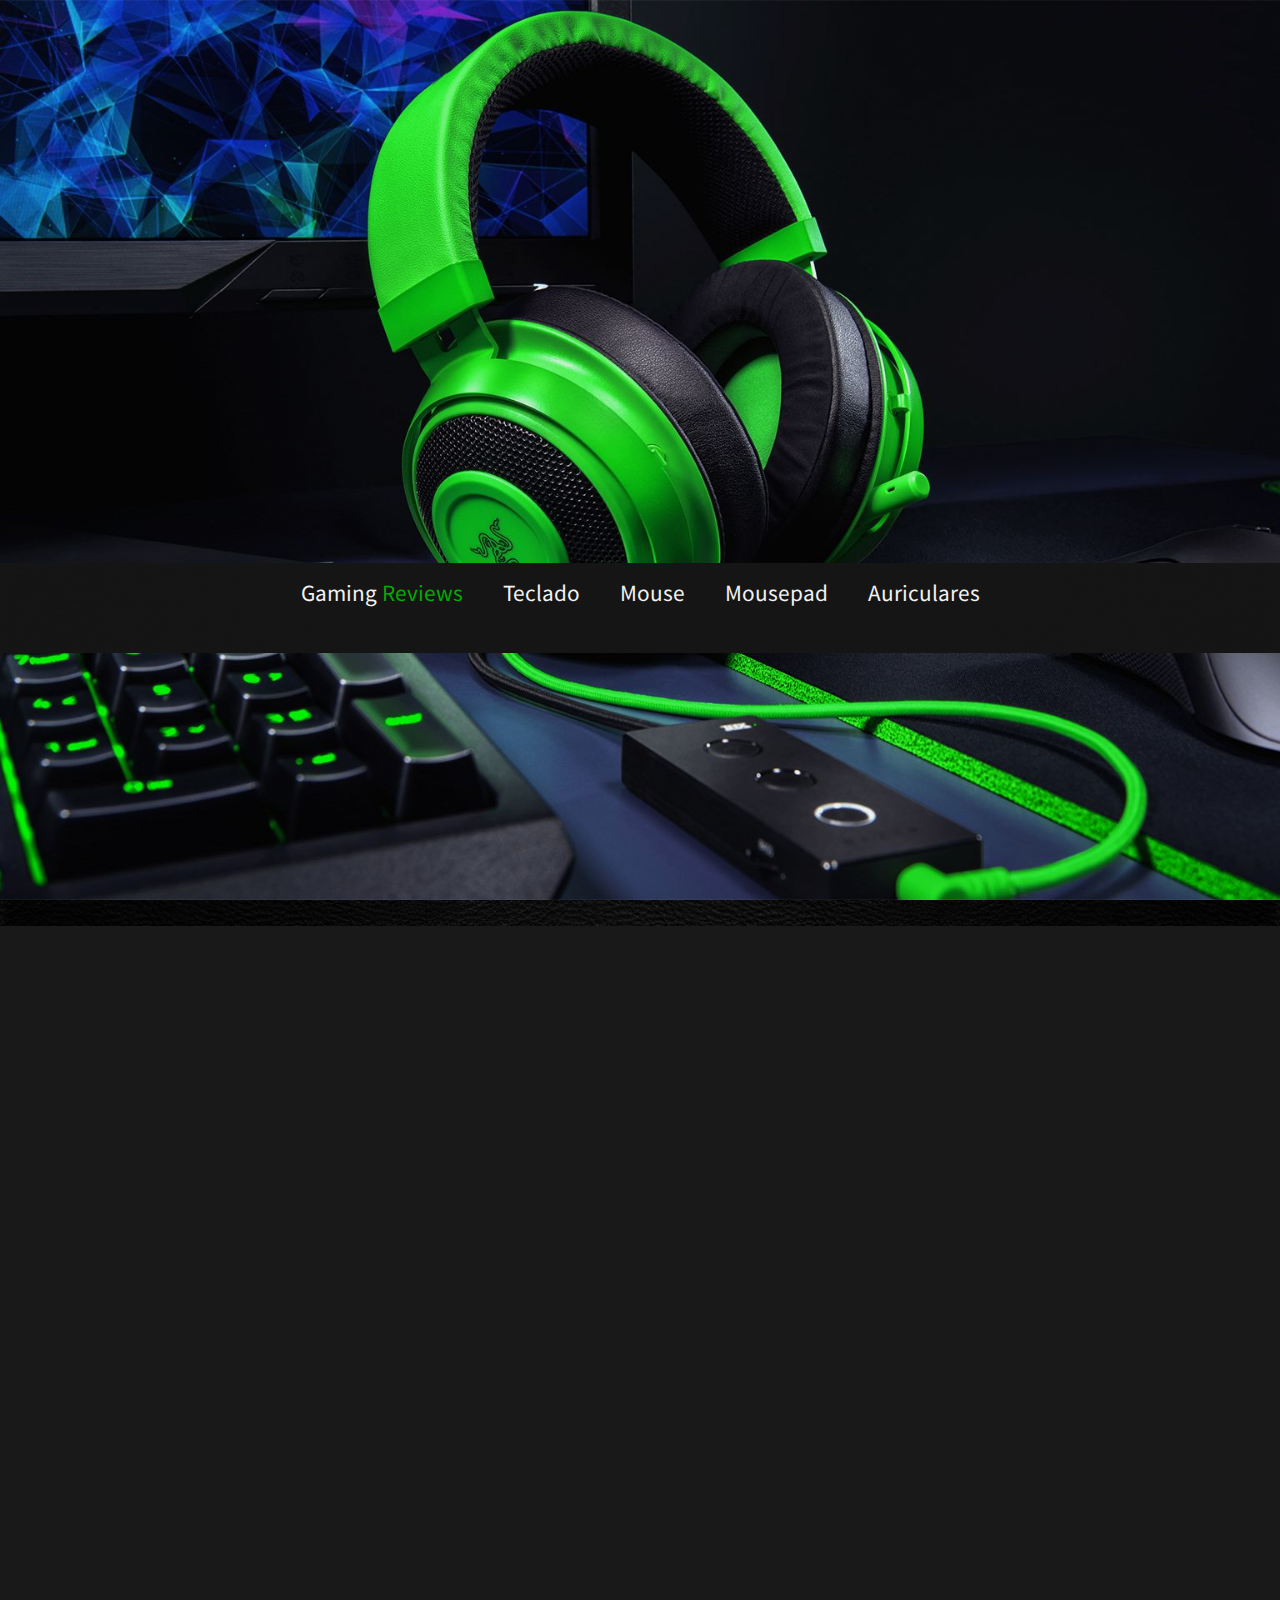
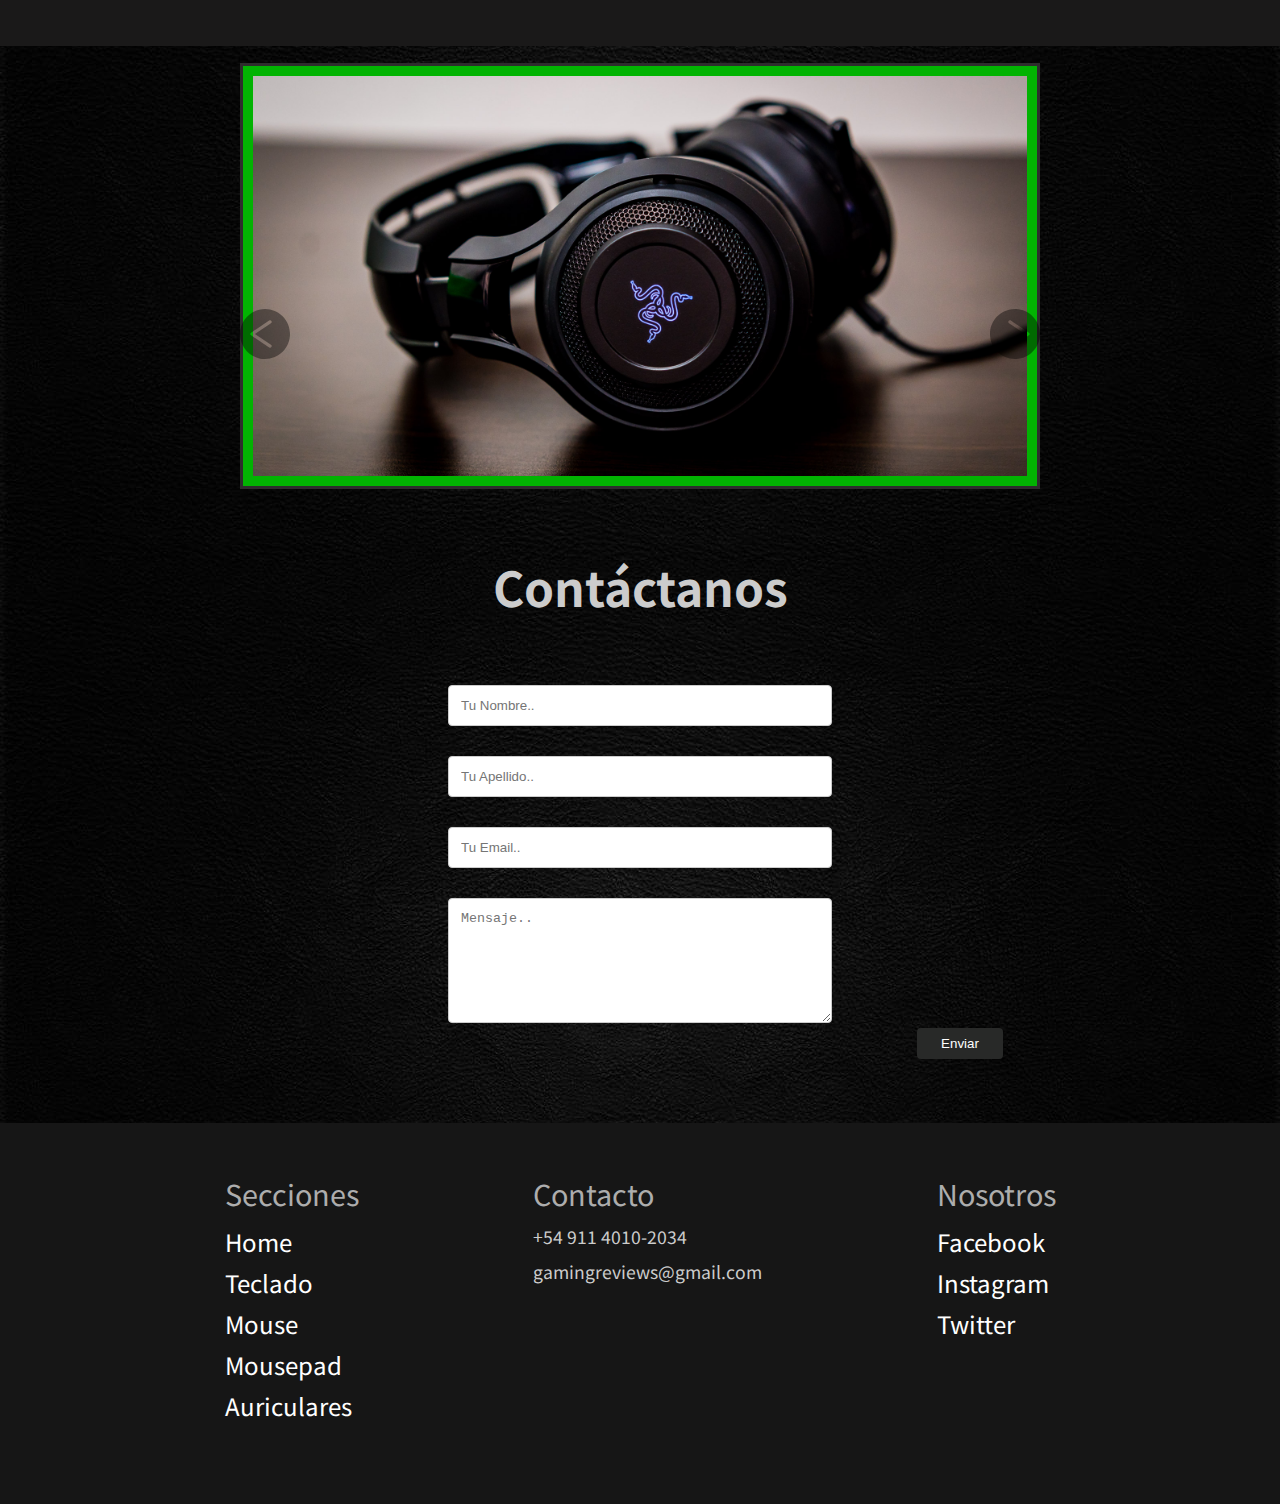
<file: index.html>
<!DOCTYPE html>
<html lang="en">
<head>
    <title>Gaming Reviews</title>
    <meta charset="UTF-8">
    <link rel="stylesheet" href="css/estilos.css" />
    <link rel="stylesheet" href="css/_estilos.css" /> 
    <link href="https://fonts.googleapis.com/css2?family=Noto+Sans+JP:wght@300;400;500;700;900&display=swap" rel="stylesheet" rel="stylesheet">
    <meta name="viewport" content="width=device-width, initial-scale=1">
    <meta name="keywords" content="Mouse,Teclado,Auriculares,Mousepad,Gaming,Hardware">
    <meta name="description" content="Información basada en todo lo que sea Hardware. Constantemente subimos reviews de lo ultimo del Hardware.">

</head>

<body>
    <header>
       <div class= "contenedor">

         <nav>
               <ul id="menu">
                  <li id="titulo">
                     <a href="index.html"><span class="primera">Gaming <span class="segunda">Reviews</span></span></a>
                  </li>

                  <li>
                     <a href="teclado.html">Teclado</a>
                  </li>

                  <li>
                     <a href="mouse.html">Mouse</a>
                  </li>

                  <li>
                     <a href="mousepad.html">Mousepad</a>
                  </li>

                  <li>
                     <a href="auriculares.html">Auriculares</a>
                  </li>

               </ul>   

            </div>
            
         </nav>
      </div>
    </header>

      <section id="videofijo">
         <div class="video">
            

            <iframe width="560" height="315" src="https://www.youtube.com/embed/rk5LTWHLQ7I"
            frameborder="0" allowfullscreen>
            </iframe>
            
         </div>

      </section>
   
      <!-- <img src="img/smp_arctis9x-merged_002.jpg__1920x700_q100_crop-scale_optimize_subsampling-2.jpg"> -->
      <!-- <img src="img/razer-huntsman-mini-2020-OGimg.jpg"> -->
      <!-- <img src="img/zowieec2-1-1536x864.jpg">*/ -->

      <section id="slide">

         <div id="slider">
            <input type="radio" name="slider" id="slide1" checked>
            <input type="radio" name="slider" id="slide2">
            <input type="radio" name="slider" id="slide3">
            <input type="radio" name="slider" id="slide4">
            <div id="slides">
               <div id="overflow">
                  <div class="inner">
                     <div class="slide slide_1">
                        <div class="slide-content">
                           <img src="img/imgauris2.jpg">
                        </div>
                     </div>
                     <div class="slide slide_2">
                        <div class="slide-content">
                           <img src="img/razer-huntsman-mini-2020-OGimg.jpg">
                        </div>
                     </div>
                     <div class="slide slide_3">
                        <div class="slide-content">
                           <img src="img/zowieec2-1-1536x864.jpg">
                        </div>
                     </div>
                     <div class="slide slide_4">
                        <div class="slide-content">
                           <img src="img/maxresdefault.jpg">
                        </div>
                     </div>
                  </div>
               </div>
            </div>
            <div id="controls">
               <label for="slide1"></label>
               <label id="sig" for="slide2"></label>
               <label for="slide3"></label>
               <label id="ant" for="slide4"></label>
            </div>
            <div id="bullets">
               <label for="slide1"></label>
               <label for="slide2"></label>
               <label for="slide3"></label>
               <label for="slide4"></label>
               
            </div>
         </div>
          
      </section>

    <section id="contacto">
      <div class="contenedor">
         <div id="hcontacto">
            <h2 id="hcontacto">Contáctanos</h2>
         </div>
         <form action="action_page.php">
           <div class="row">
             <div class="col-75">
               <input type="text" id="fname" name="firstname" placeholder="Tu Nombre..">
             </div>
           </div>
           <div class="row">
             <div class="col-75">
               <input type="text" id="lname" name="lastname" placeholder="Tu Apellido..">
             </div>
           </div>
           <div class="row">
            <div class="col-75">
              <input type="text" id="mail" name="email" placeholder="Tu Email..">
            </div>
          </div>
           <div class="row">
             <div class="col-75">
               <textarea id="subject" name="subject" placeholder="Mensaje.." style="height:125px"></textarea>
             </div>
           </div>
           <div class="row">
              
            <input onclick="myFunction()" id="btnindex"  type="submit"  value="Enviar">
            <script>
            function myFunction() {
               alert("Mensaje Enviado");
            }
            </script>
         </form>
       </div>
    </section>

  
      
    <div class="footer">
      <div class="footer_menu">
         <div class="col_1">
            <div class="title">
              Secciones  
            </div>  
            <ul>
              <li><a href="index.html">Home</a></li>
              <li><a href="teclado.html">Teclado</a></li>
              <li><a href="mouse.html">Mouse</a></li>
              <li><a href="mousepad.html">Mousepad</a></li>
              <li><a href="auriculares.html">Auriculares</a></li>
            </ul>
         </div>
         <div class="col_2">
           <div class="title">
             Contacto
            </div>  
            <ul id="info">
               <li>+54 911 4010-2034</li>
               <li>gamingreviews@gmail.com</li>
            </ul>
            
         </div>
         <div class="col_3">
           <div class="title">
              Nosotros  
            </div>  
            <ul id="nosotros">
               <li><a href="#">Facebook</a></li>
               <li><a href="#">Instagram</a></li>
               <li><a href="#">Twitter</a></li>              
            </ul >
         </div>
  </div>
</div>

   </body>

</html>
</file>
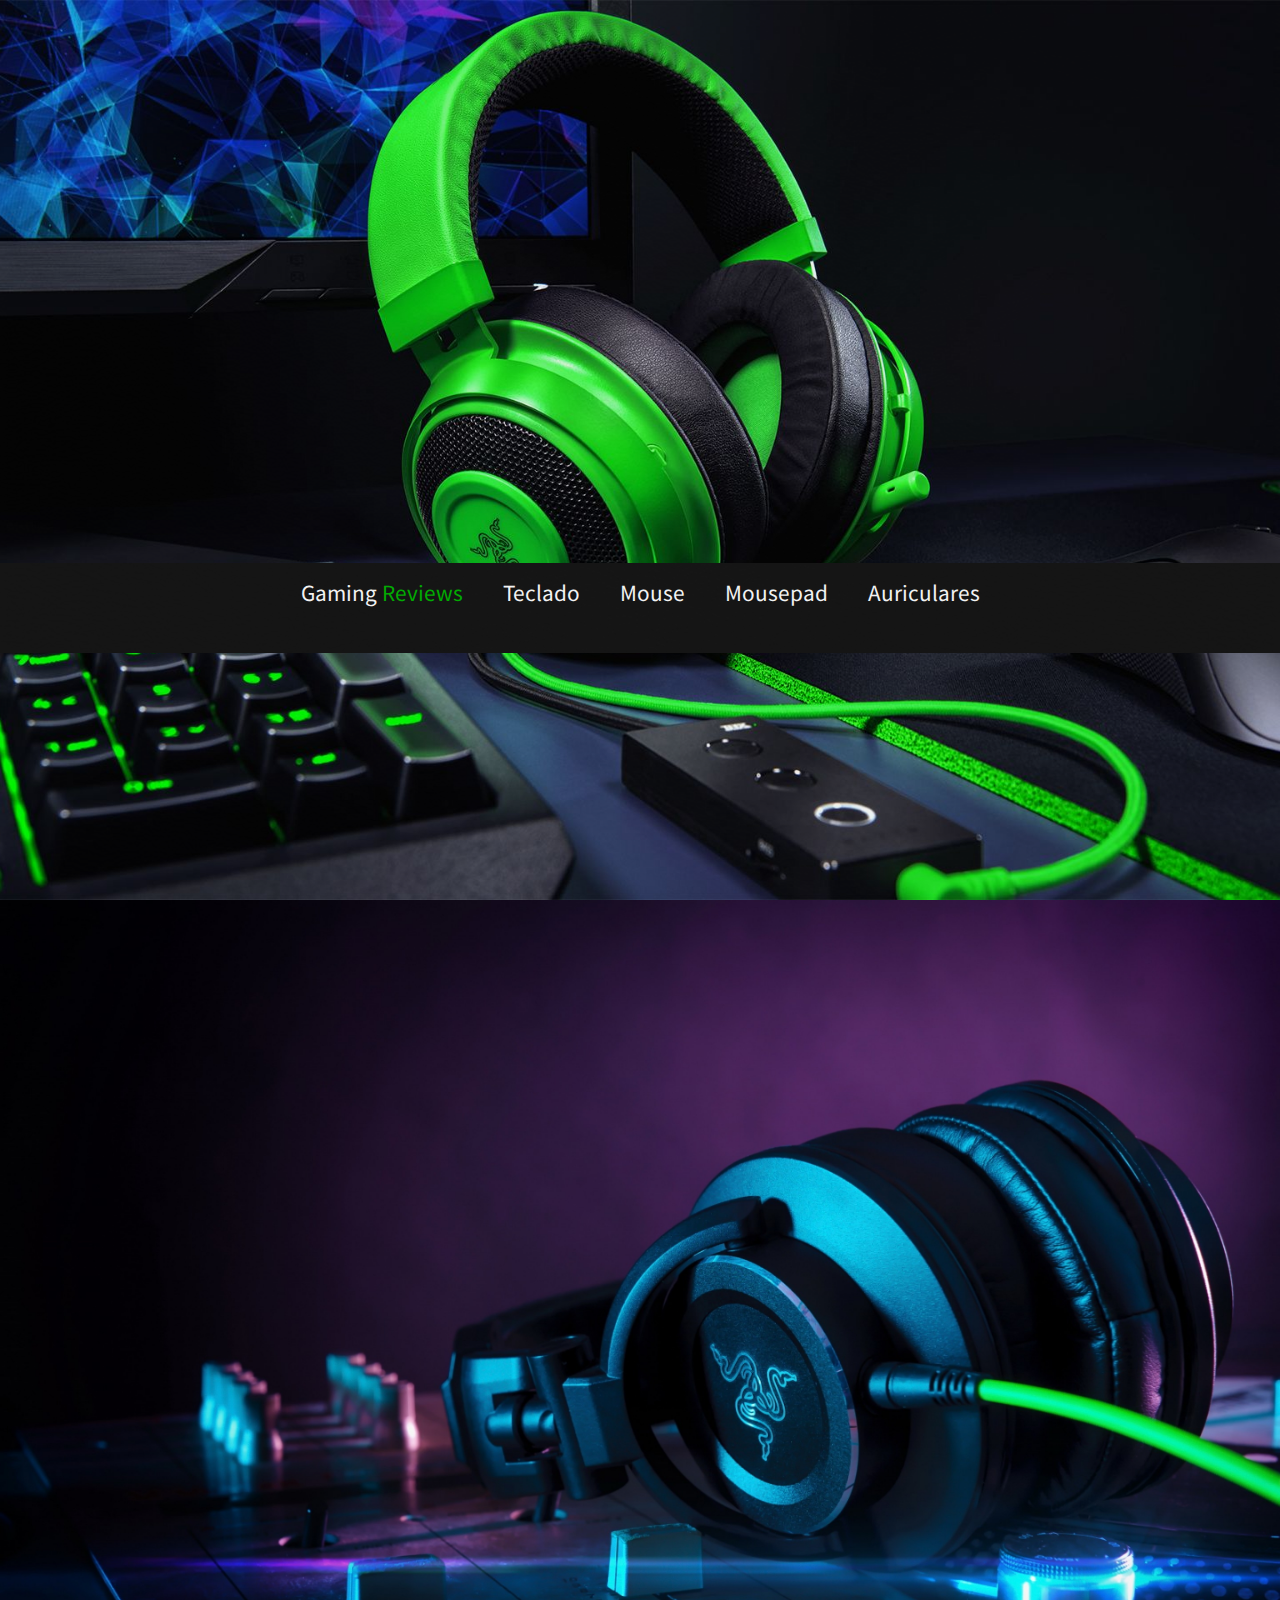
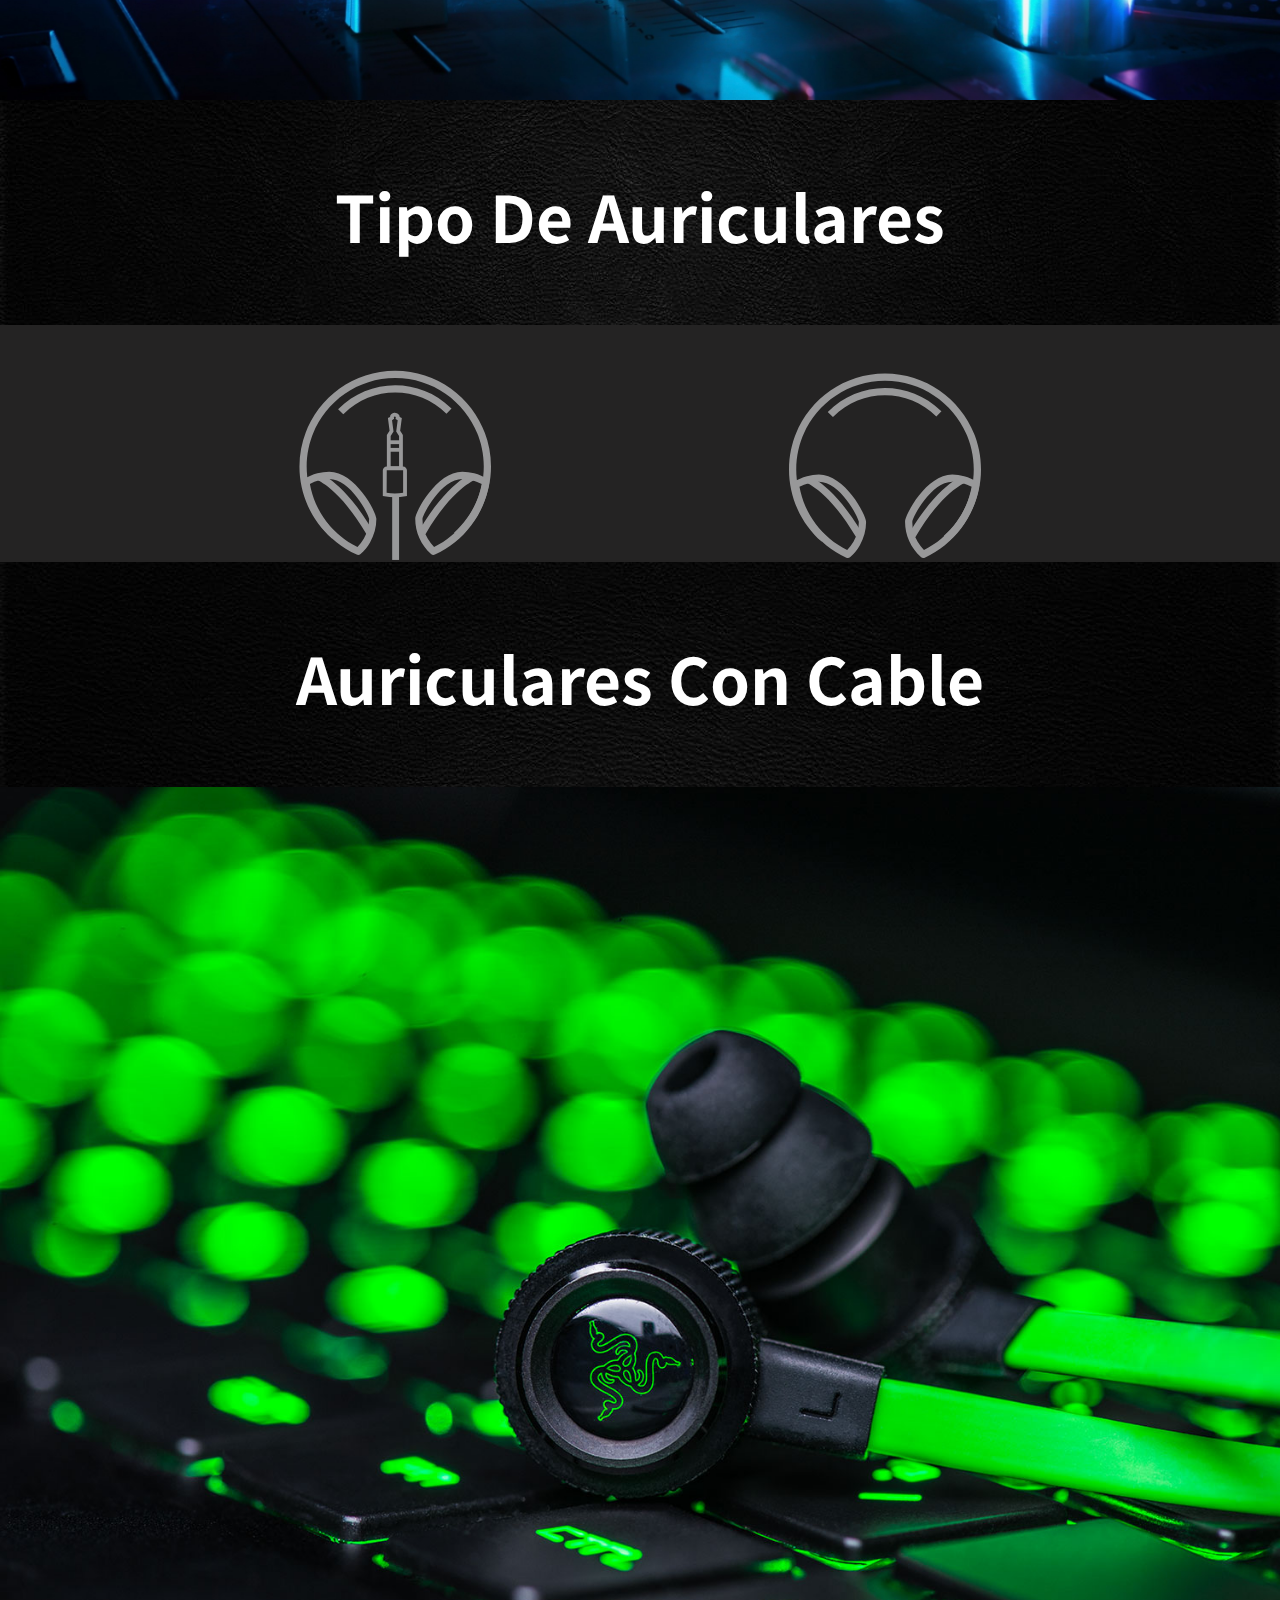
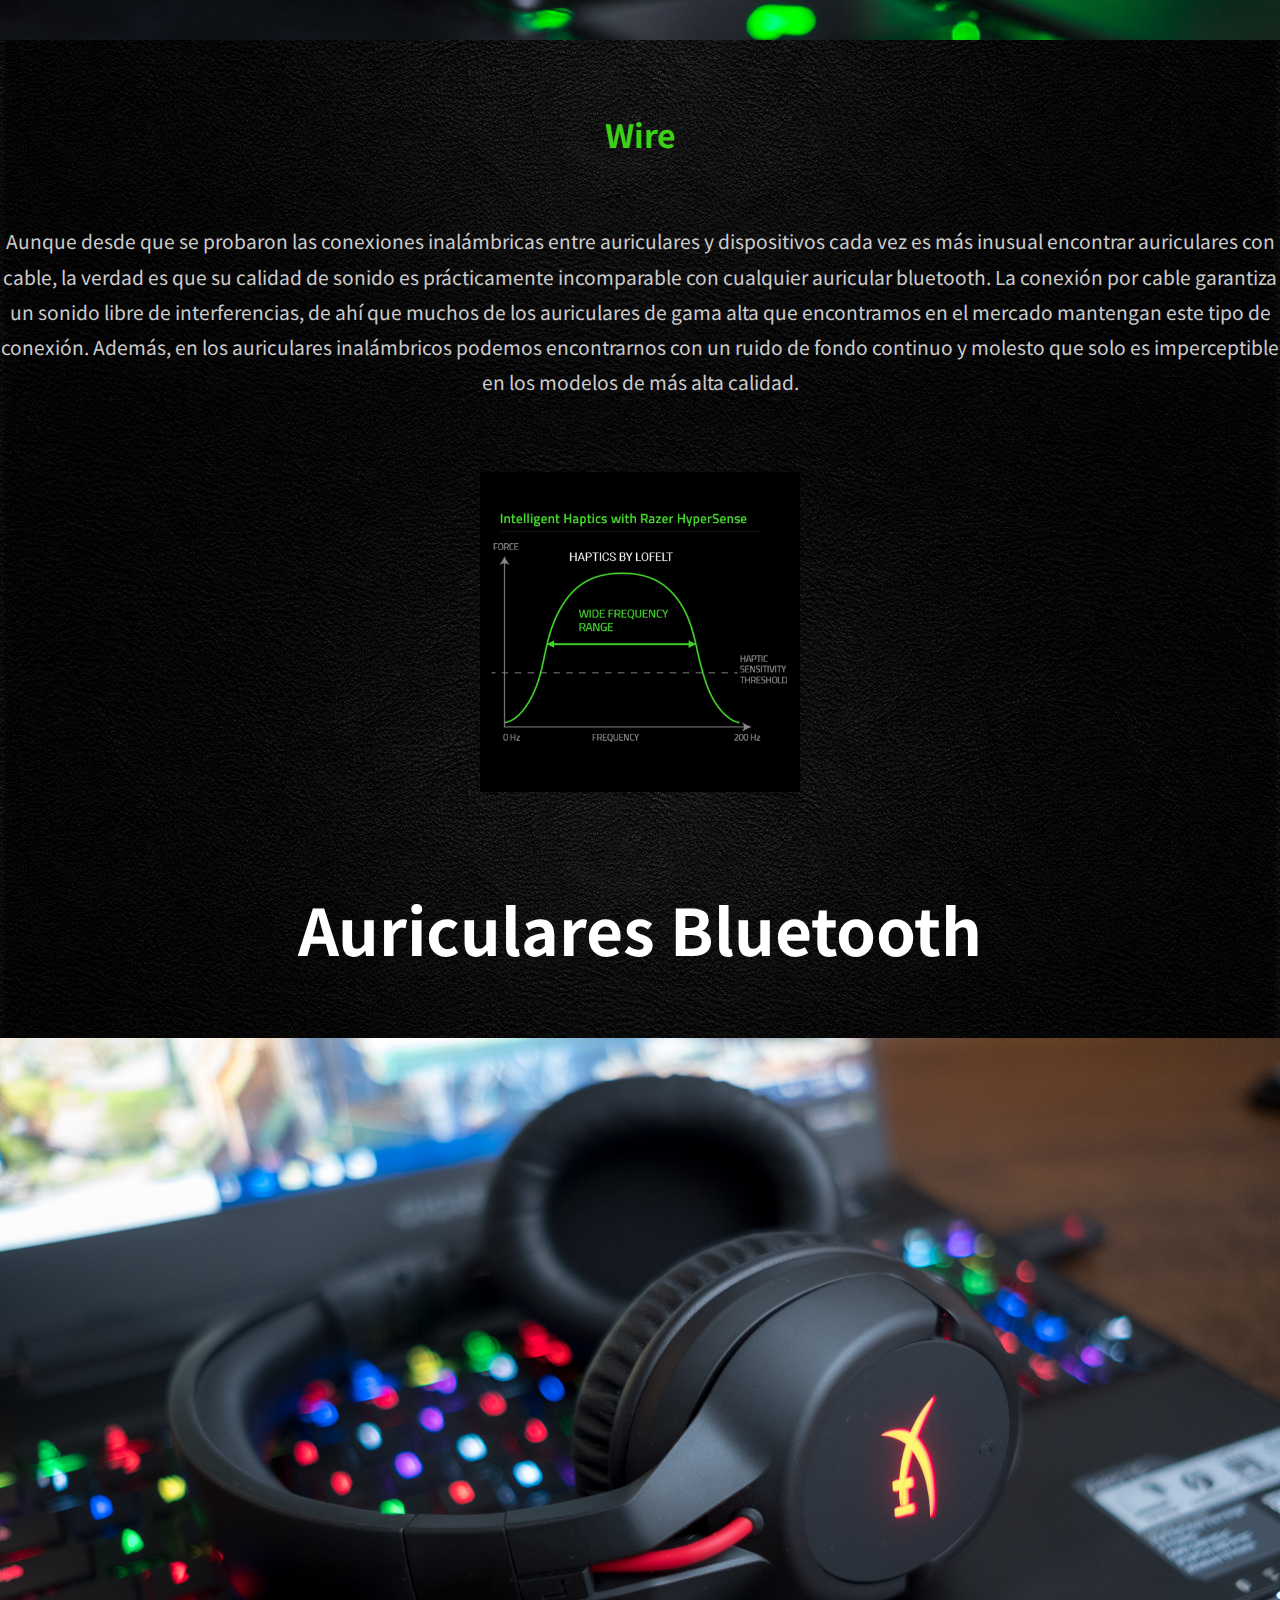
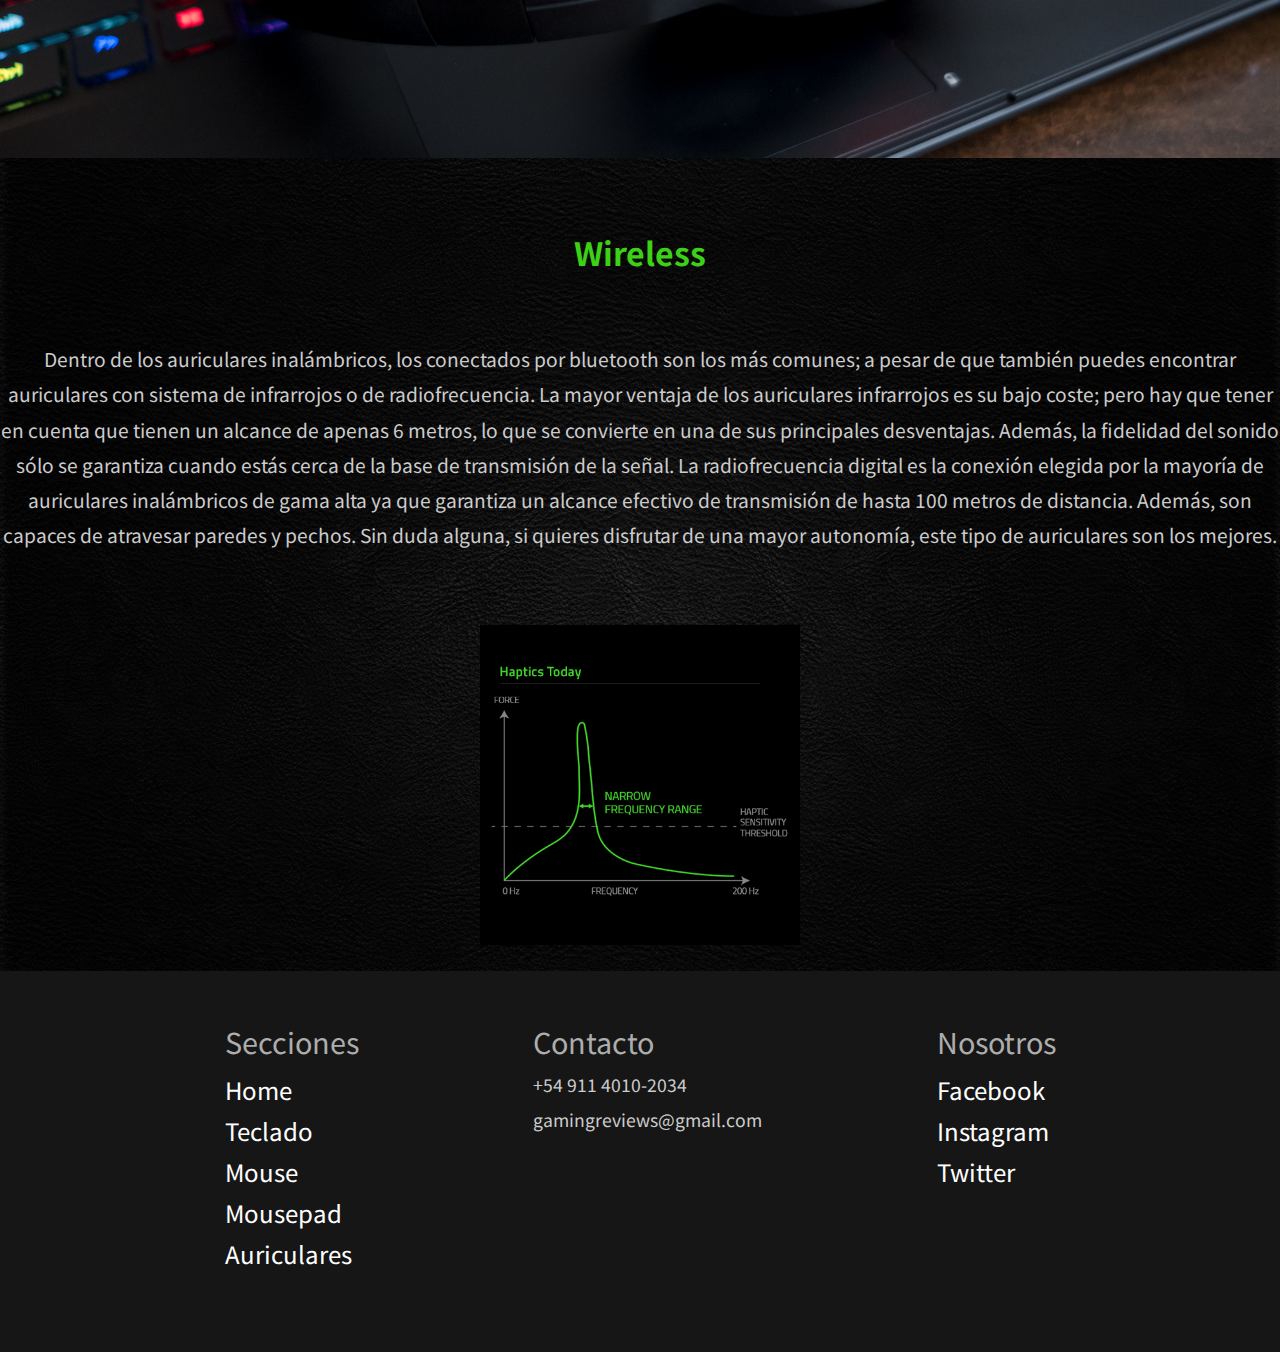
<file: auriculares.html>
<!DOCTYPE html>
<html lang="en">
<head>
    <title>Gaming Reviews</title>
    <meta charset="UTF-8">
    <link rel="stylesheet" href="css/estilos.css" />
    <link rel="stylesheet" href="css/_estilos.css" /> 
    <link href="https://fonts.googleapis.com/css2?family=Noto+Sans+JP:wght@300;400;500;700;900&display=swap" rel="stylesheet" rel="stylesheet">
    <meta name="viewport" content="width=device-width, initial-scale=1">
    <meta name="keywords" content="Mouse,Teclado,Auriculares,Mousepad,Gaming,Hardware">
    <meta name="description" content="Información basada en todo lo que sea Hardware. Constantemente subimos reviews de lo ultimo del Hardware.">

</head>
<body>
    <header>
       <div class= "contenedor">

         <nav>
            <div class="navbar">
               <ul id="menu">
               <li id="tiutlo">
                  <a href="index.html"><span class="primera">Gaming <span class="segunda">Reviews</span></span></a>
               </li>

               <li>
                  <a href="teclado.html">Teclado</a>
               </li>

               <li>
                  <a href="mouse.html">Mouse</a>
               </li>

               <li>
                  <a href="mousepad.html">Mousepad</a>
               </li>

               <li>
                  <a href="auriculares.html">Auriculares</a>
               </li>

            </ul>   

          </div>
            
        </nav>
      </div>
    </header>

    <section id="intro"> 
      <div class="contenedor">
          <img src="img/auri3.jpg">
          <h2 class="hauriculares">
            Tipo De Auriculares
          </h2>
      </div>
  </section>
  
  <section id="tipos">
      <div class="contenedor">
          <ul>
              <li>
                  <a href="#acable">
                      <img src="img/audio-icon-wired.svg" ; alt="Icono auriculares" />
                  </a>
              </li>
              <li>
                  <a href="#bluetooth">
                      <img src="img/audio-icon-headset.svg" alt="Icono auriculares bluetooth" />
                  </a>
             </li>
            </ul>
      </div>
  </section>
  

  <section id="acable">
      <div class="contenedor">
          <h2 class="hauriculares">Auriculares Con Cable</h2>
          <div>
            <img src="img/auri2.jpg">

          </div>
          
          <div>
            <p id="pacable">Wire</p>
          </div>

          <div>
            <p>Aunque desde que se probaron las conexiones inalámbricas entre auriculares y dispositivos cada vez es más inusual encontrar auriculares con cable, la verdad es que su calidad de sonido es prácticamente incomparable con cualquier auricular bluetooth.

              La conexión por cable garantiza un sonido libre de interferencias, de ahí que muchos de los auriculares de gama alta que encontramos en el mercado mantengan este tipo de conexión. Además, en los auriculares inalámbricos podemos encontrarnos con un ruido de fondo continuo y molesto que solo es imperceptible en los modelos de más alta calidad.
            </p>
           </div>
        <div class="graphscable">
          <ul>
              <li>
                  <img src="img/razer-intelligent-haptics.jpg" alt="grafico auriculares cable" id="ga">
                  
              </li>
          </ul>
       </div>

      </div>
  </section>


  <section id="bluetooth">
      <div class="contenedor">
          <h2 class="hauriculares">Auriculares Bluetooth</h2>
          <img src="img/HyperX-Cloud-Flight.jpg">
          
          <div>
            <p id="pbluetooth">Wireless</p>
          </div>

          <div>
            <p>Dentro de los auriculares inalámbricos, los conectados por bluetooth son los más comunes; a pesar de que también puedes encontrar auriculares con sistema de infrarrojos o de radiofrecuencia.

              La mayor ventaja de los auriculares infrarrojos es su bajo coste; pero hay que tener en cuenta que tienen un alcance de apenas 6 metros, lo que se convierte en una de sus principales desventajas. Además, la fidelidad del sonido sólo se garantiza cuando estás cerca de la base de transmisión de la señal.
              
              La radiofrecuencia digital es la conexión elegida por la mayoría de auriculares inalámbricos de gama alta ya que garantiza un alcance efectivo de transmisión de hasta 100 metros de distancia. Además, son capaces de atravesar paredes y pechos. Sin duda alguna, si quieres disfrutar de una mayor autonomía, este tipo de auriculares son los mejores.
              
              
            </p>

          </div>
          <div class="graphsblue">
            <ul>
                <li>
                    <img src="img/haptics-today.jpg" alt="grafico auriculares bluetooth">
                </li>
            </ul>
         </div>
         
        <div>
             
      </div>
    </div>
  </section>
 
 

      
  <div class="footer">
    <div class="footer_menu">
       <div class="col_1">
          <div class="title">
            Secciones  
          </div>  
          <ul>
            <li><a href="index.html">Home</a></li>
            <li><a href="teclado.html">Teclado</a></li>
            <li><a href="mouse.html">Mouse</a></li>
            <li><a href="mousepad.html">Mousepad</a></li>
            <li><a href="auriculares.html">Auriculares</a></li>
          </ul>
       </div>
       <div class="col_2">
         <div class="title">
           Contacto
          </div>  
          <ul id="info">
             <li>+54 911 4010-2034</li>
             <li>gamingreviews@gmail.com</li>
          </ul>
          
       </div>
       <div class="col_3">
         <div class="title">
            Nosotros  
          </div>  
          <ul id="nosotros">
             <li><a href="#">Facebook</a></li>
             <li><a href="#">Instagram</a></li>
             <li><a href="#">Twitter</a></li>              
          </ul >
        </div>
    </div>

   </body>

</html>
</file>
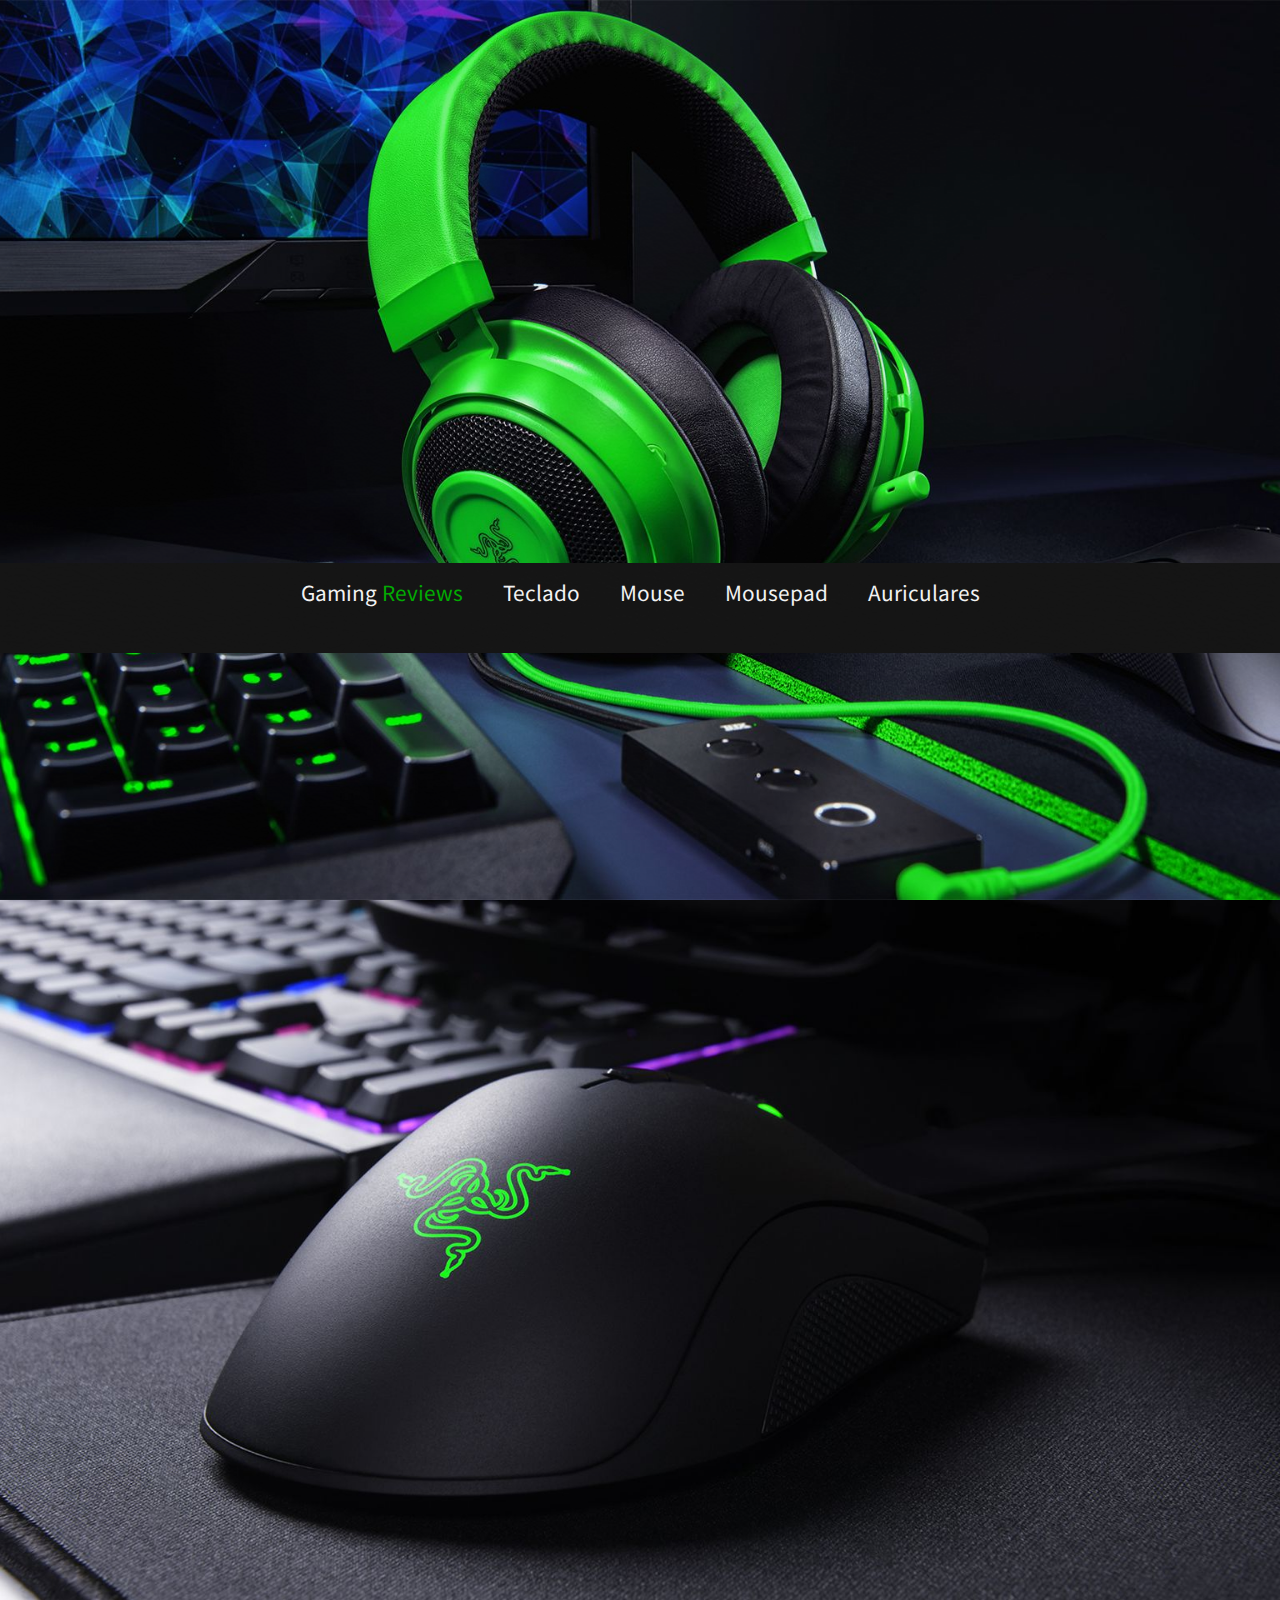
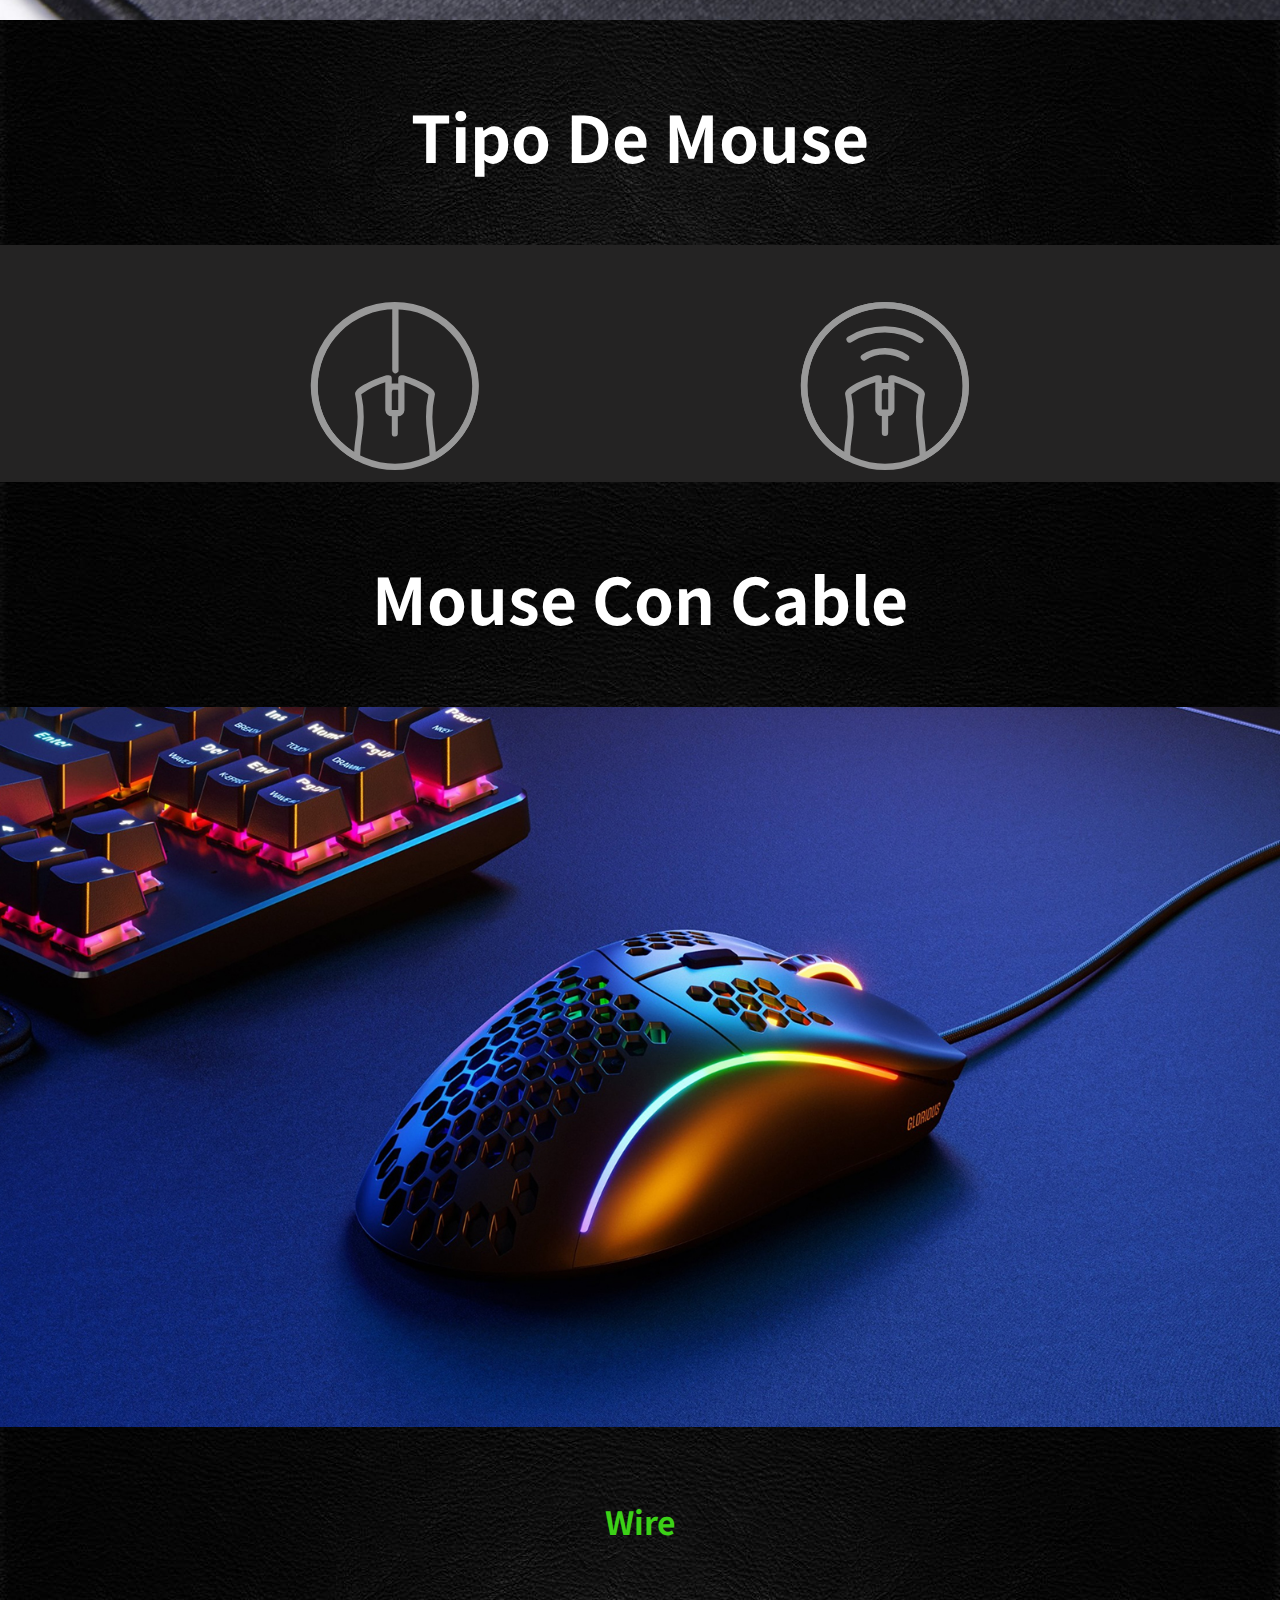
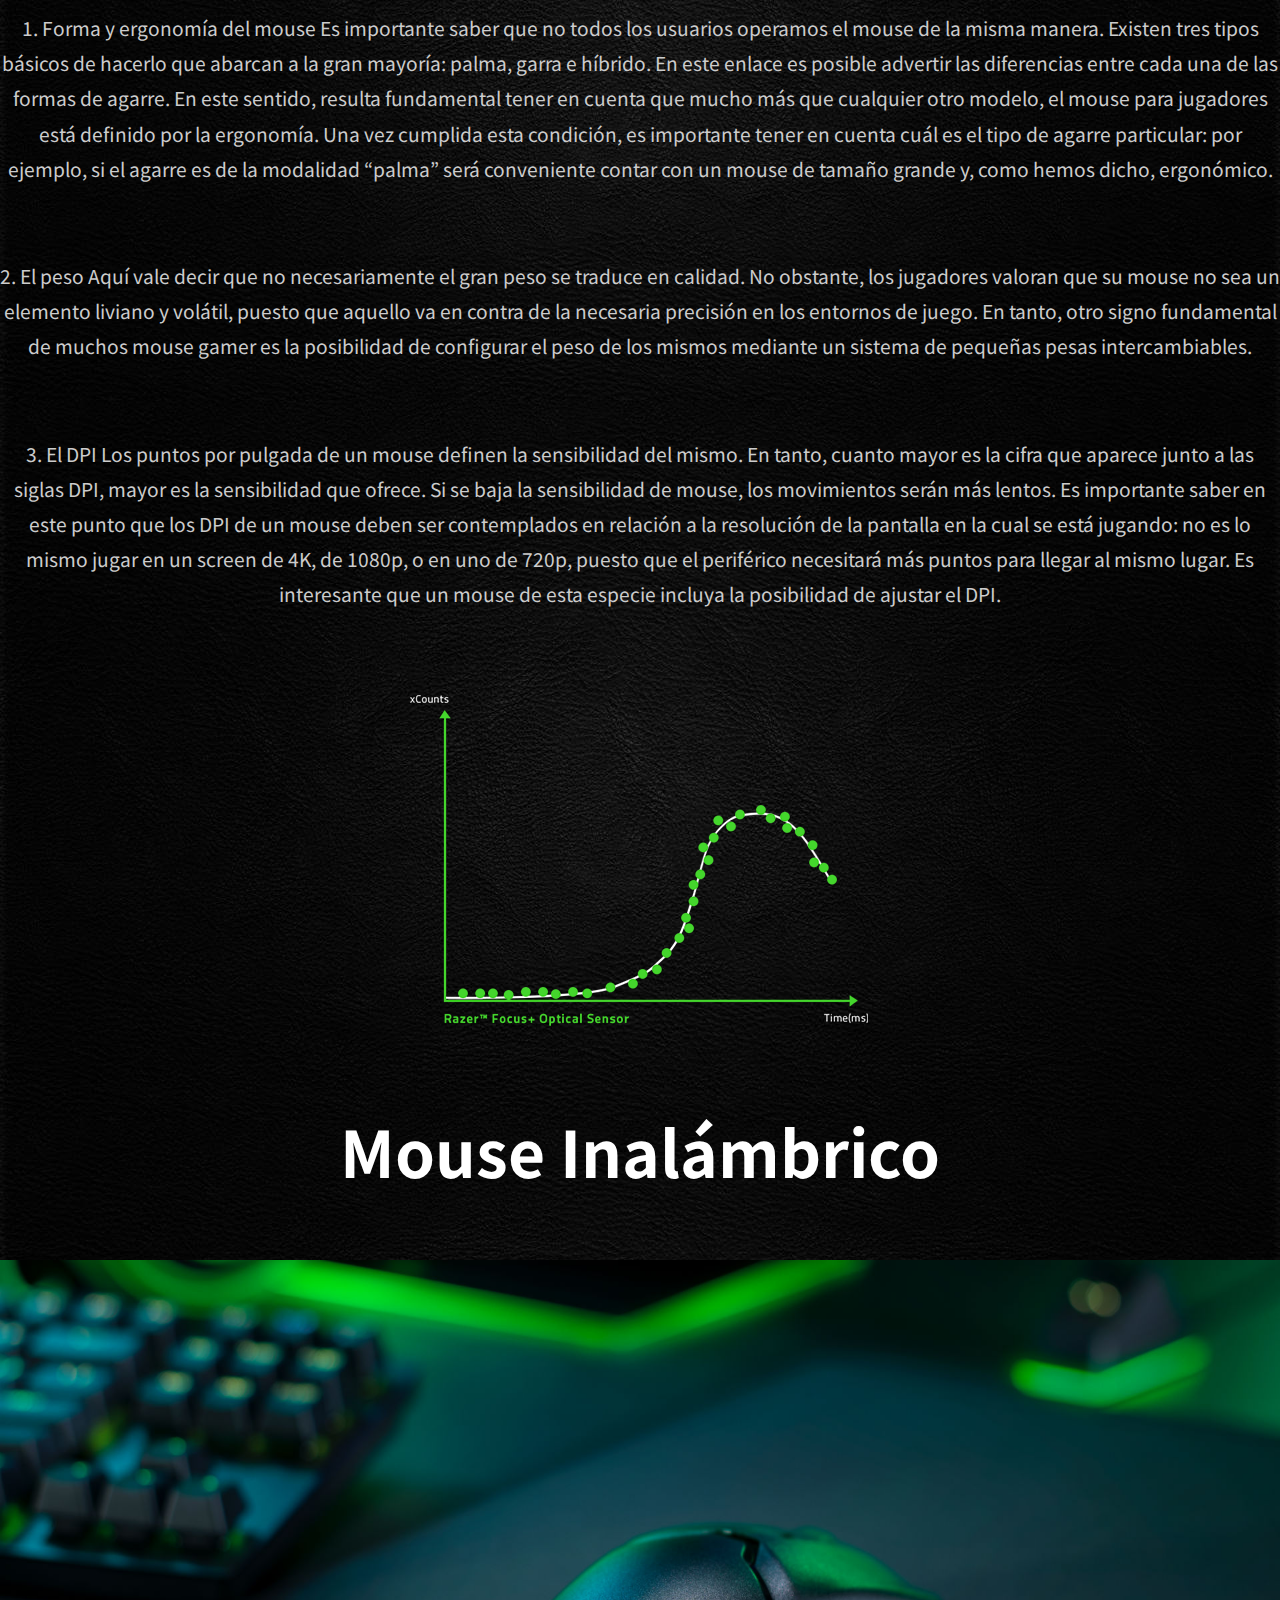
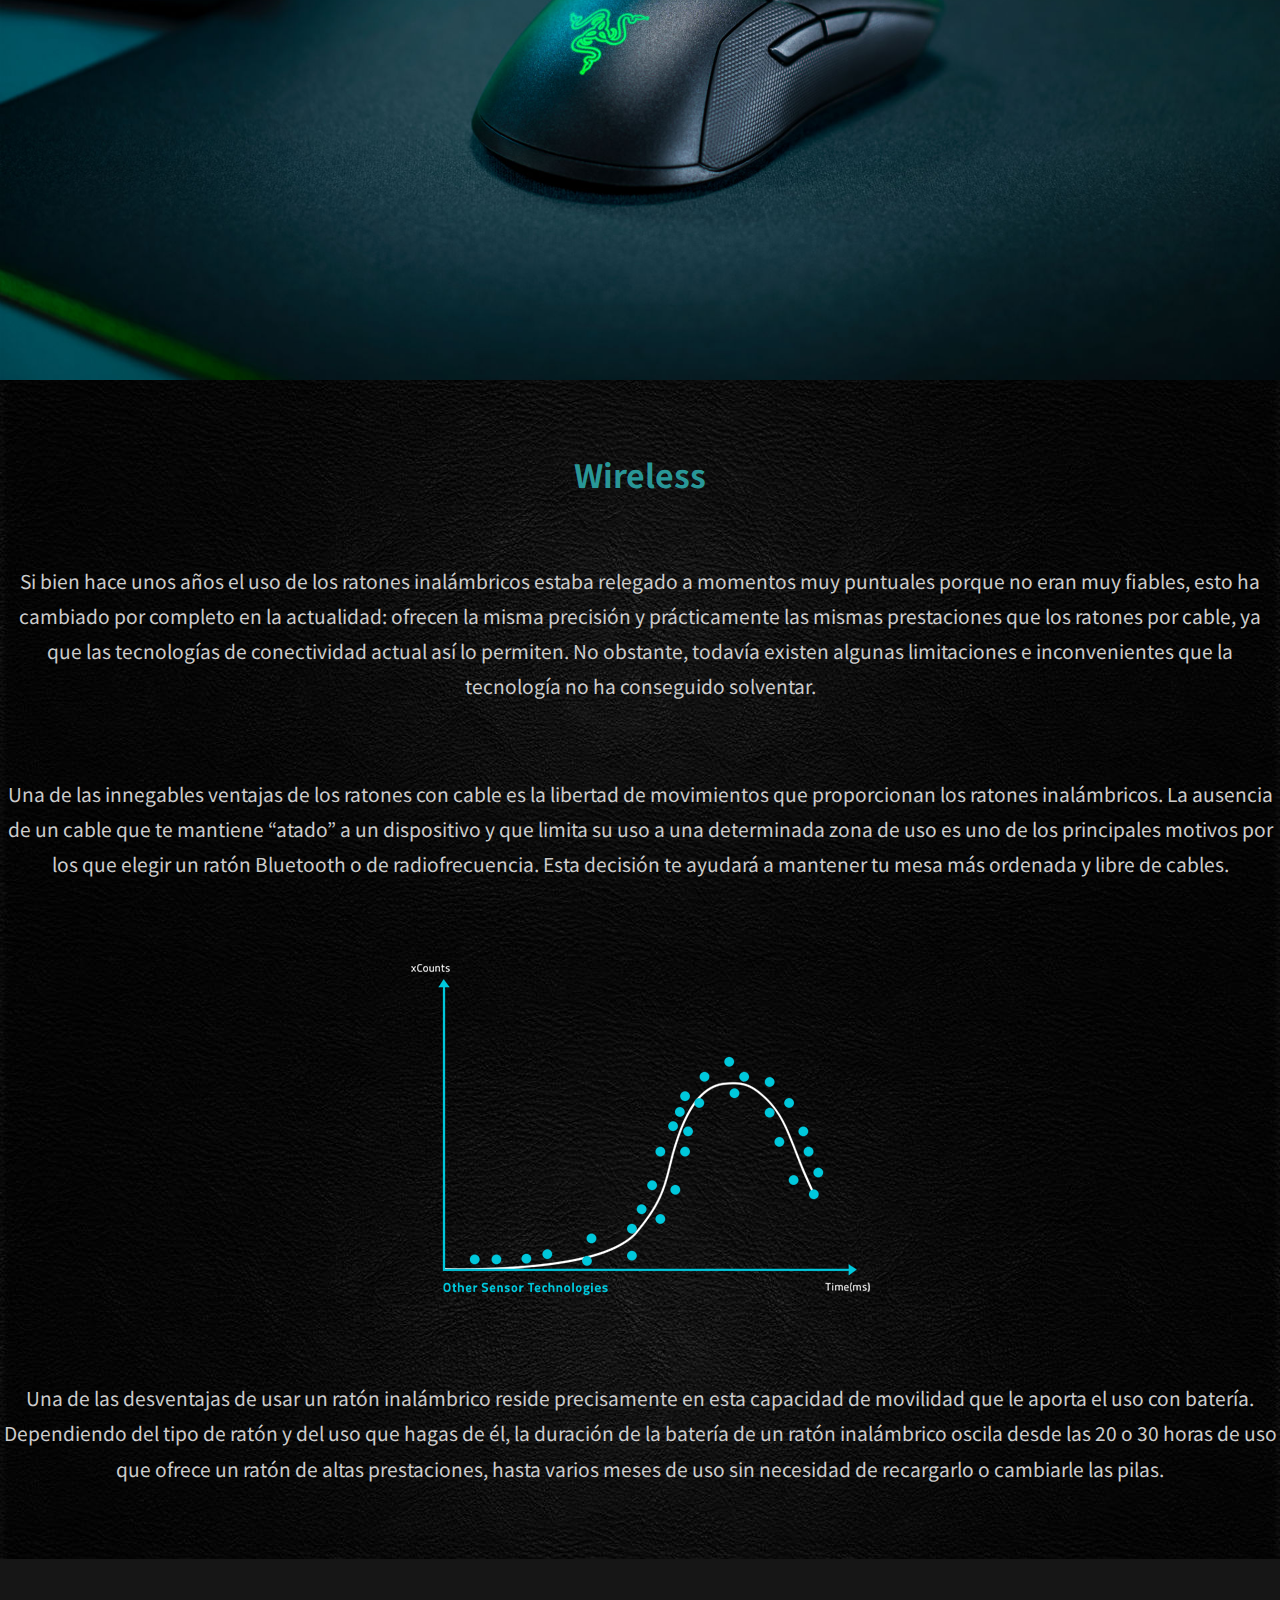
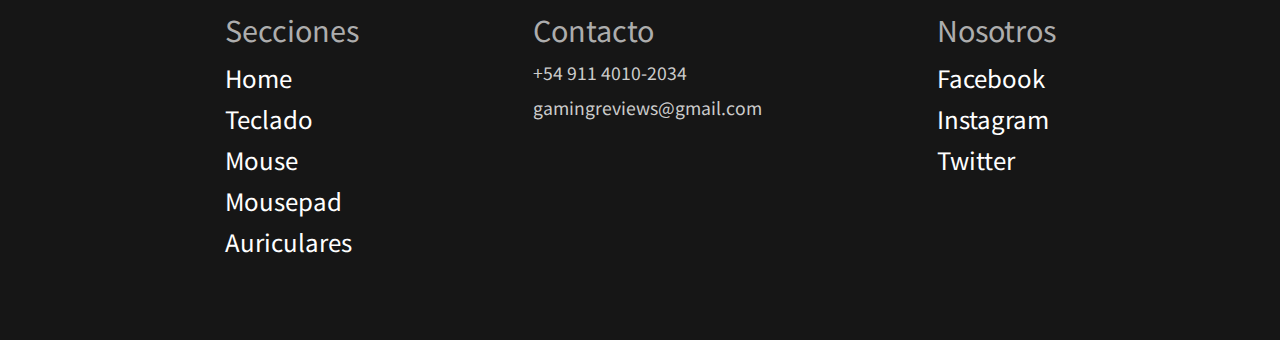
<file: mouse.html>
<!DOCTYPE html>
<html lang="en">
<head>
    <title>Gaming Reviews</title>
    <meta charset="UTF-8">
    <link rel="stylesheet" href="css/estilos.css" />
    <link rel="stylesheet" href="css/_estilos.css" /> 
    <link href="https://fonts.googleapis.com/css2?family=Noto+Sans+JP:wght@300;400;500;700;900&display=swap" rel="stylesheet" rel="stylesheet">
    <meta name="viewport" content="width=device-width, initial-scale=1">
    <meta name="keywords" content="Mouse,Teclado,Auriculares,Mousepad,Gaming,Hardware">
    <meta name="description" content="Información basada en todo lo que sea Hardware. Constantemente subimos reviews de lo ultimo del Hardware.">


</head>

<body>
    <header>
       <div class= "contenedor">

         <nav>
            <div class="navbar">
               <ul id="menu">
               <li id="tiutlo">
                  <a href="index.html"><span class="primera">Gaming <span class="segunda">Reviews</span></span></a>
               </li>

               <li>
                  <a href="teclado.html">Teclado</a>
               </li>

               <li>
                  <a href="mouse.html">Mouse</a>
               </li>

               <li>
                  <a href="mousepad.html">Mousepad</a>
               </li>

               <li>
                  <a href="auriculares.html">Auriculares</a>
               </li>

            </ul>   

            </div>
            
         </nav>
      </div>
    </header>

    <section id="intro"> 
      <div class="contenedor">
          <img src="img/razer_deathadder_elite_1.0.jpg">
          <h2 class="hmouse">
            Tipo De Mouse
         </h2>
      </div>
  </section>
  
  <section id="tipos">
      <div class="contenedor">
          <ul>
              <li>
                  <a href="#mcable">
                      <img src="img/icon-wired-mouse.svg" ; alt="Icono mouse con cable" />
                  </a>
              </li>
              <li>
                  <a href="#inalambrico">
                      <img src="img/icon-wireless-mouse.svg" alt="Icono mouse inalambrico" />
                  </a>
              </li>
            </ul>
      </div>
  </section>
  

  <section id="mcable">
      <div class="contenedor">
          <div>
                <h2 class="hmouse">Mouse Con Cable</h2>
          </div>

          <img src="img/HS24vGToNWce9bHB9soSgi.jpg">
          <div>
            <p id="pmcable">Wire</p>
          </div>

          <div>
            <ul><p>1. Forma y ergonomía del mouse
              Es importante saber que no todos los usuarios operamos el mouse de la misma manera. Existen tres tipos básicos de hacerlo que abarcan a la gran mayoría: palma, garra e híbrido. En este enlace es posible advertir las diferencias entre cada una de las formas de agarre.
              
              En este sentido, resulta fundamental tener en cuenta que mucho más que cualquier otro modelo, el mouse para jugadores está definido por la ergonomía. Una vez cumplida esta condición, es importante tener en cuenta cuál es el tipo de agarre particular: por ejemplo, si el agarre es de la modalidad “palma” será conveniente contar con un mouse de tamaño grande y, como hemos dicho, ergonómico.</p></ul>
              <ul>
                <p>2. El peso
                  Aquí vale decir que no necesariamente el gran peso se traduce en calidad. No obstante, los jugadores valoran que su mouse no sea un elemento liviano y volátil, puesto que aquello va en contra de la necesaria precisión en los entornos de juego. En tanto, otro signo fundamental de muchos mouse gamer es la posibilidad de configurar el peso de los mismos mediante un sistema de pequeñas pesas intercambiables.
                  
                  </p>
              </ul>
              <ul>
                <p>
                  3. El DPI
                  Los puntos por pulgada de un mouse definen la sensibilidad del mismo. En tanto, cuanto mayor es la cifra que aparece junto a las siglas DPI, mayor es la sensibilidad que ofrece. Si se baja la sensibilidad de mouse, los movimientos serán más lentos. Es importante saber en este punto que los DPI de un mouse deben ser contemplados en relación a la resolución de la pantalla en la cual se está jugando: no es lo mismo jugar en un screen de 4K, de 1080p, o en uno de 720p, puesto que el periférico necesitará más puntos para llegar al mismo lugar. Es interesante que un mouse de esta especie incluya la posibilidad de ajustar el DPI.</p>

              </ul>
              <ul>

              </ul>
      
        </div>
            
      </div>
      <div class="graphsmcable">
        <ul>
            <li>
                <img src="img/razer-focus-plus-optical-sensor-graph.png" alt="grafico mouse cable">
                
            </li>
        </ul>
        
 </div>

  </section>

  <section id="inalambrico">
      <div class="contenedor">
          <h2 class="hmouse">Mouse Inalámbrico</h2>
          <img src="img/G3XvcS9kyMDuVcWm7qDGXb.jpg">
          <div>
            <p id="pinalambrico">Wireless</p>
          </div>
          <div>
            <p>Si bien hace unos años el uso de los ratones inalámbricos estaba relegado a momentos muy puntuales porque no eran muy fiables, esto ha cambiado por completo en la actualidad: ofrecen la misma precisión y prácticamente las mismas prestaciones que los ratones por cable, ya que las tecnologías de conectividad actual así lo permiten. No obstante, todavía existen algunas limitaciones e inconvenientes que la tecnología no ha conseguido solventar. 

            </p>
            <ul><p>Una de las innegables ventajas de los ratones con cable es la libertad de movimientos que proporcionan los ratones inalámbricos. La ausencia de un cable que te mantiene “atado” a un dispositivo y que limita su uso a una determinada zona de uso es uno de los principales motivos por los que elegir un ratón Bluetooth o de radiofrecuencia. Esta decisión te ayudará a mantener tu mesa más ordenada y libre de cables.
               
            </p></ul>
            
    
        </div>
      </div>
      <div class="graphsmblue">
        <ul>
            <li>
                <img src="img/other-sensor-technologies-graph.png" alt="grafico mouse bluetooth">
                
            </li>
        </ul>
        <div>
          <div>
            <p>Una de las desventajas de usar un ratón inalámbrico reside precisamente en esta capacidad de movilidad que le aporta el uso con batería. Dependiendo del tipo de ratón y del uso que hagas de él, la duración de la batería de un ratón inalámbrico oscila desde las 20 o 30 horas de uso que ofrece un ratón de altas prestaciones, hasta varios meses de uso sin necesidad de recargarlo o cambiarle las pilas.
            </p>
    
        </div>
        </div>
      </div>
  </section>
  
      
  <div class="footer">
    <div class="footer_menu">
       <div class="col_1">
          <div class="title">
            Secciones  
          </div>  
          <ul>
            <li><a href="index.html">Home</a></li>
            <li><a href="teclado.html">Teclado</a></li>
            <li><a href="mouse.html">Mouse</a></li>
            <li><a href="mousepad.html">Mousepad</a></li>
            <li><a href="auriculares.html">Auriculares</a></li>
          </ul>
       </div>
       <div class="col_2">
         <div class="title">
           Contacto
          </div>  
          <ul id="info">
             <li>+54 911 4010-2034</li>
             <li>gamingreviews@gmail.com</li>
          </ul>
          
       </div>
       <div class="col_3">
         <div class="title">
            Nosotros  
          </div>  
          <ul id="nosotros">
             <li><a href="#">Facebook</a></li>
             <li><a href="#">Instagram</a></li>
             <li><a href="#">Twitter</a></li>              
          </ul >
       </div>
</div>

   </body>

</html>
</file>
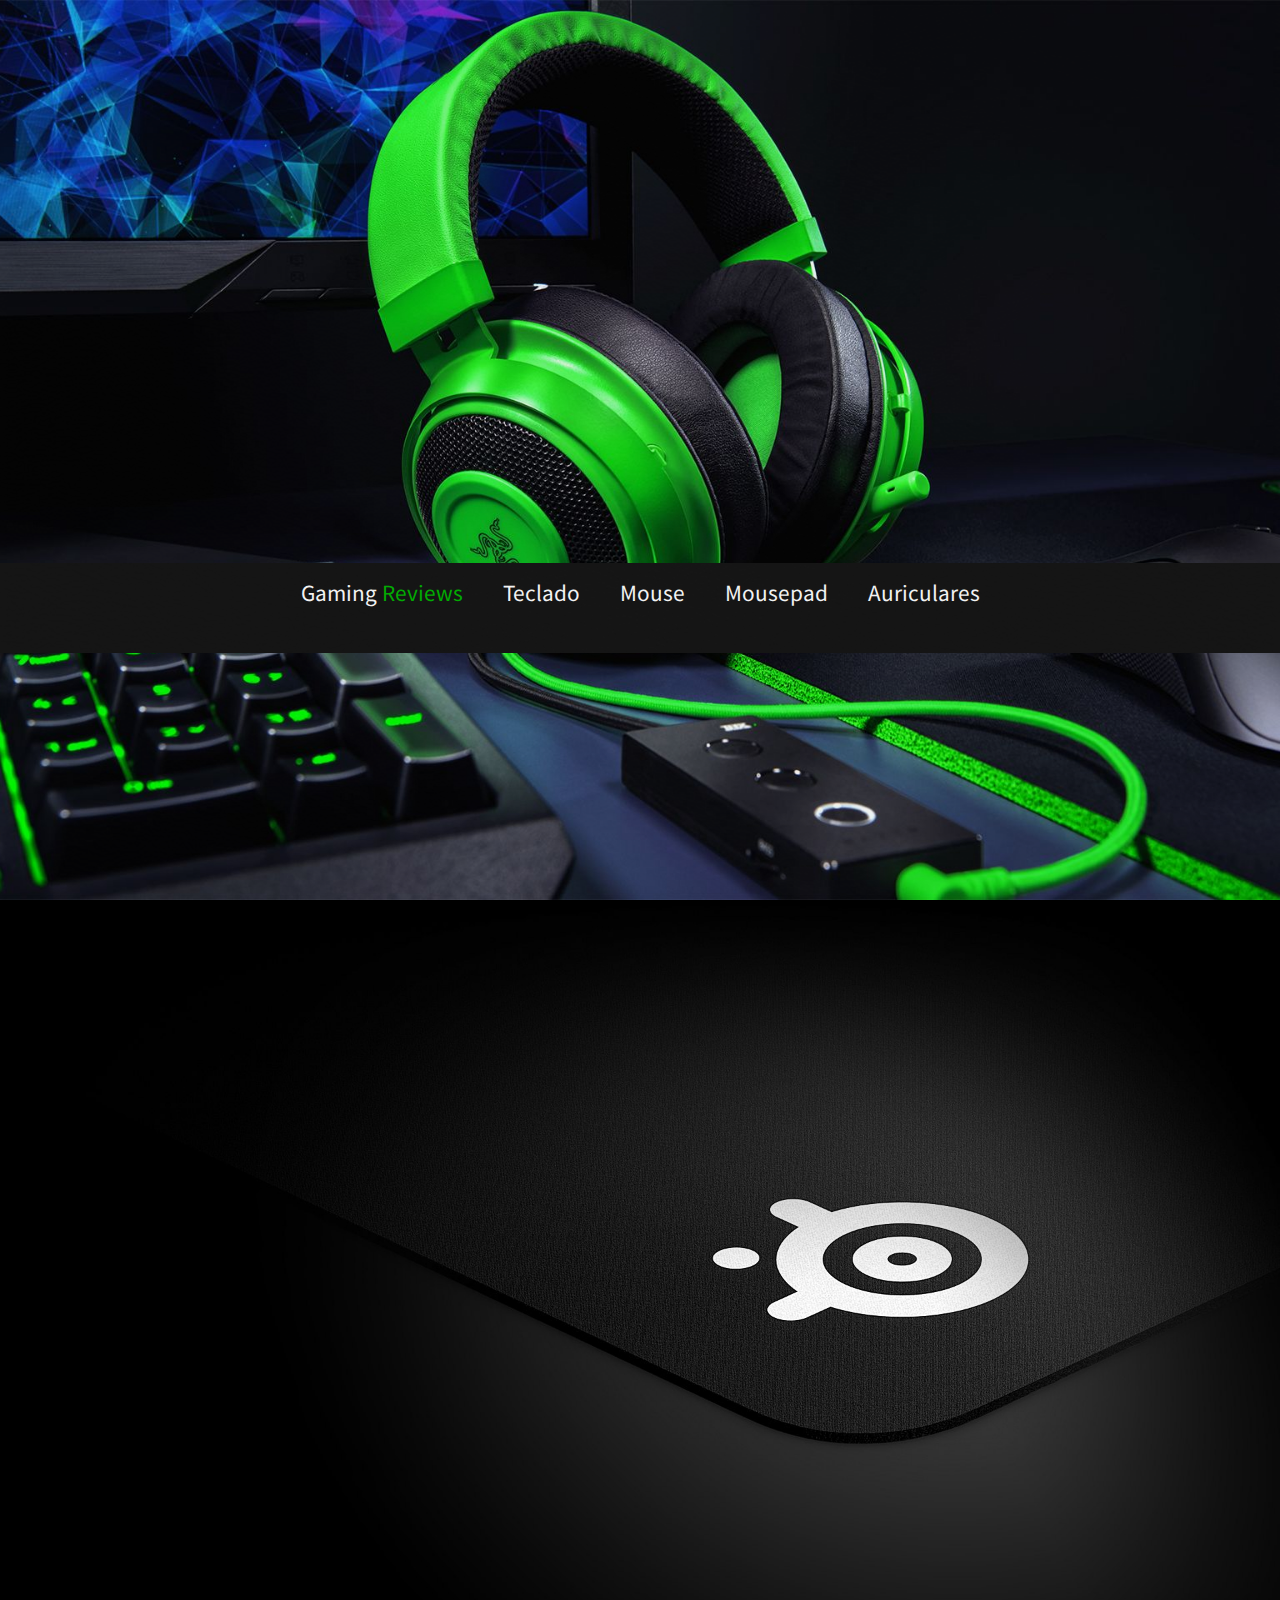
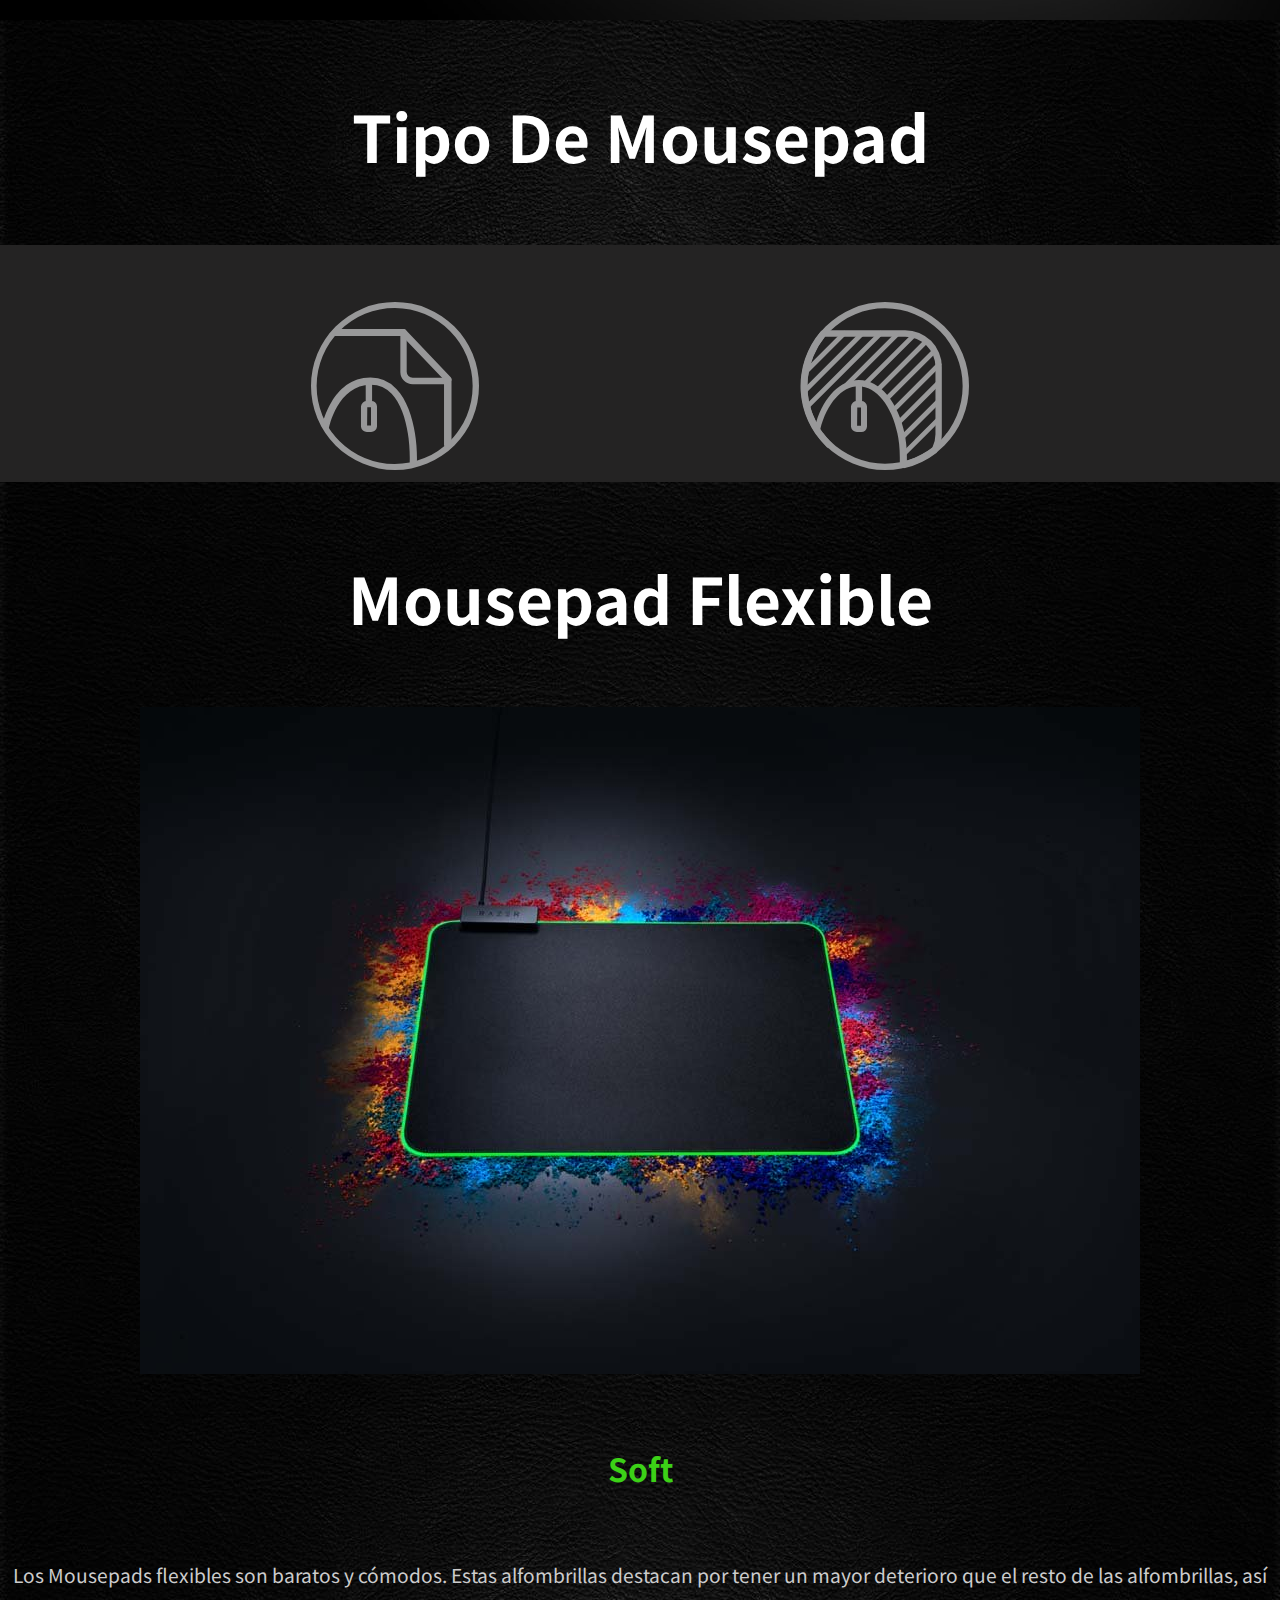
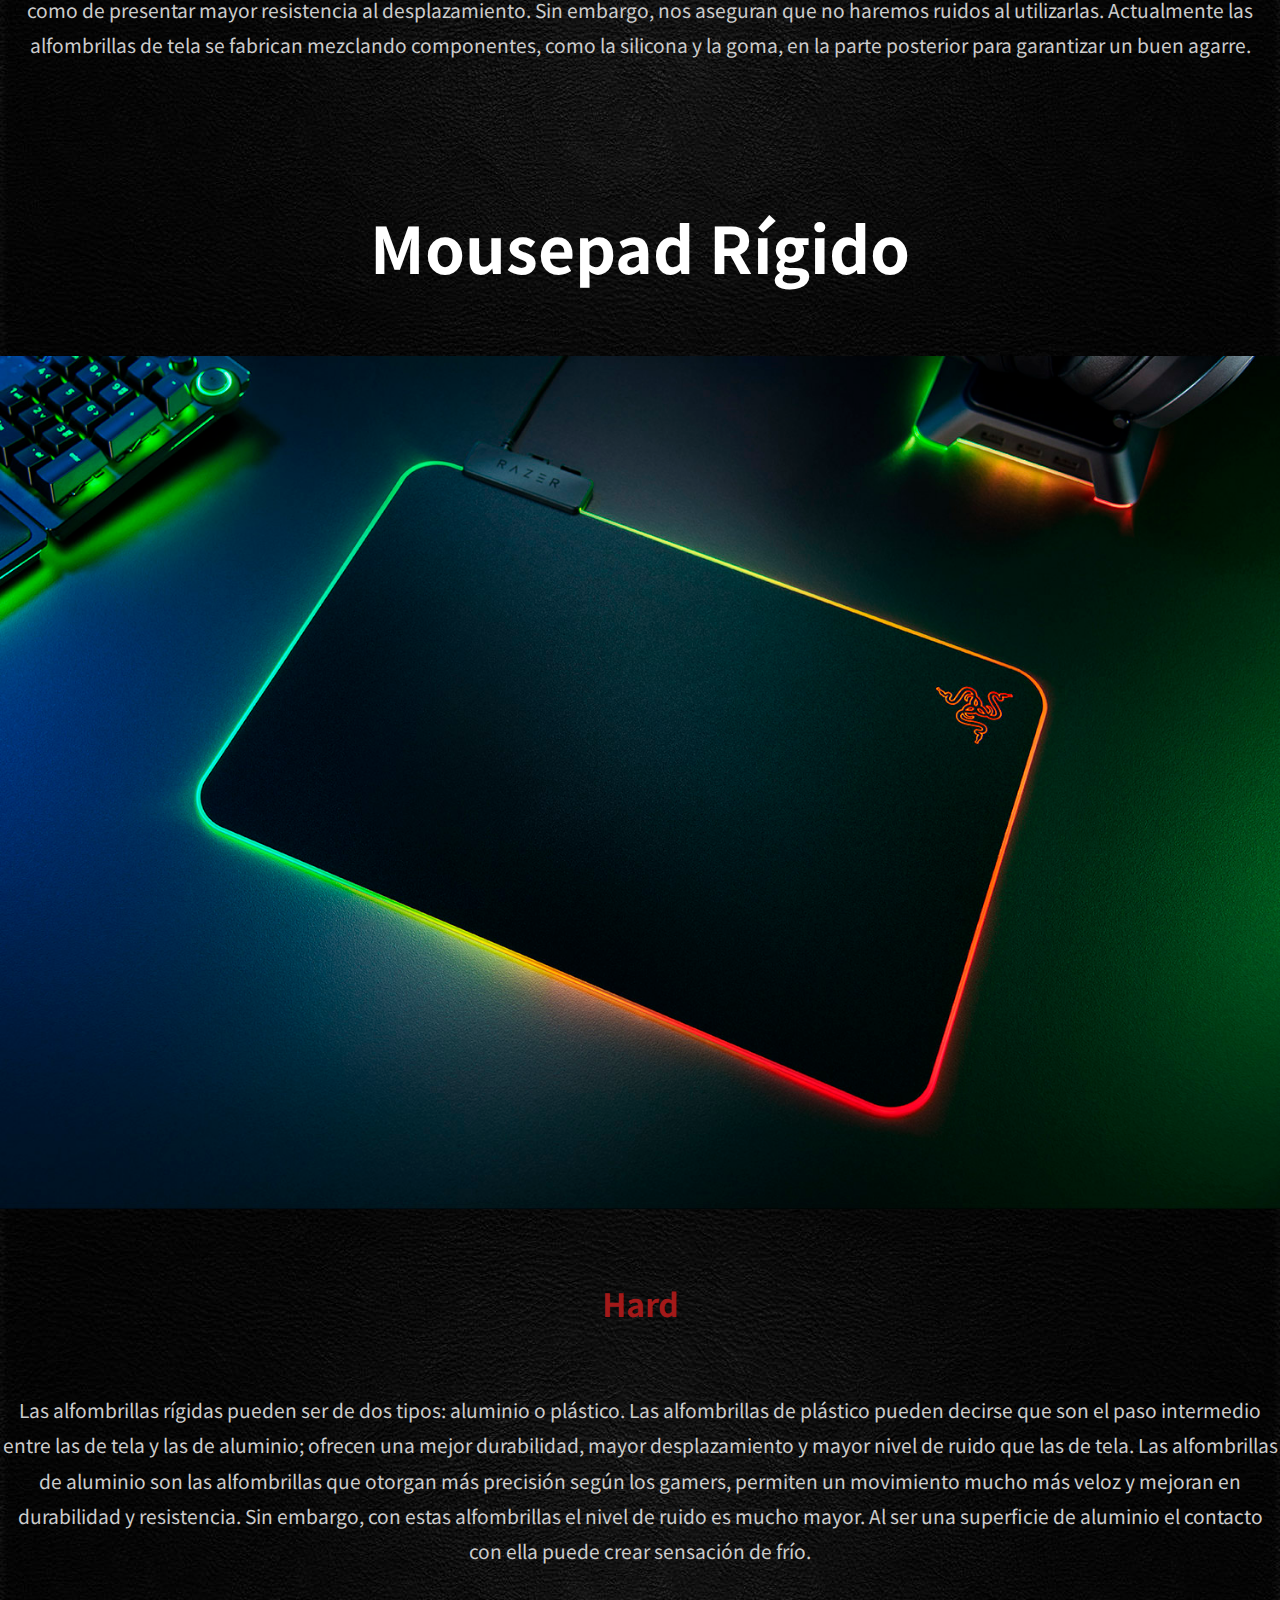
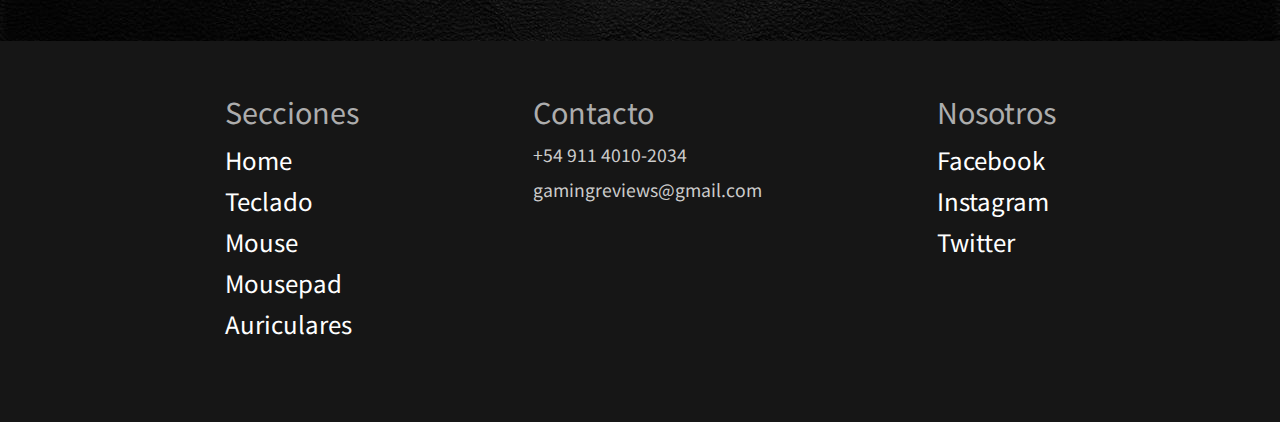
<file: mousepad.html>
<!DOCTYPE html>
<html lang="en">
<head>
    <title>Gaming Reviews</title>
    <meta charset="UTF-8">
    <link rel="stylesheet" href="css/estilos.css" />
    <link rel="stylesheet" href="css/_estilos.css" /> 
    <link href="https://fonts.googleapis.com/css2?family=Noto+Sans+JP:wght@300;400;500;700;900&display=swap" rel="stylesheet" rel="stylesheet">
    <meta name="viewport" content="width=device-width, initial-scale=1">
    <meta name="keywords" content="Mouse,Teclado,Auriculares,Mousepad,Gaming,Hardware">
    <meta name="description" content="Información basada en todo lo que sea Hardware. Constantemente subimos reviews de lo ultimo del Hardware.">


</head>

<body>
    <header>
       <div class= "contenedor">

         <nav>
            <div class="navbar">
               <ul id="menu">
               <li id="tiutlo">
                  <a href="index.html"><span class="primera">Gaming <span class="segunda">Reviews</span></span></a>
               </li>

               <li>
                  <a href="teclado.html">Teclado</a>
               </li>

               <li>
                  <a href="mouse.html">Mouse</a>
               </li>

               <li>
                  <a href="mousepad.html">Mousepad</a>
               </li>

               <li>
                  <a href="auriculares.html">Auriculares</a>
               </li>

            </ul>   

            </div>
            
         </nav>
      </div>
    </header>

    <section id="intro"> 
      <div class="contenedor">
          <img src="img/1920x_feature_qck_legendarycloth.jpg__1920x700_q100_crop-scale_optimize_subsampling-2.jpg">
            <h2 class="hpad"> 
               Tipo De Mousepad
            </h2>
      </div>
  </section>
  
  <section id="tipos">
      <div class="contenedor">
          <ul>
              <li>
                  <a href="#flexible">
                      <img src="img/mousemat-soft.svg" ; alt="Icono mousepad flexible" />
                  </a>
              </li>
              <li>
                  <a href="#rigido">
                      <img src="img/mousemat.svg" alt="Icono mousepad rígido" />
                 </a>
             </li>
            </ul>
      </div>
  </section>

  <section id="flexible">
      <div class="contenedor">
            <div>
               <h2 class="hpad">Mousepad Flexible</h2>

            </div>
            <div>
               <img src="img/163397.jpg">

            </div>
            <div>
               <p id="pflexible">Soft</p>
           </div>

          <div>
            <p> Los Mousepads flexibles son baratos y cómodos. Estas alfombrillas destacan por tener un mayor deterioro que el resto de las alfombrillas, así como de presentar mayor resistencia al desplazamiento. Sin embargo, nos aseguran que no haremos ruidos al utilizarlas. Actualmente las alfombrillas de tela se fabrican mezclando componentes, como la silicona y la goma, en la parte posterior para garantizar un buen agarre.
            </p>
    
        </div>
      </div>

  </section>

  <section id="rigido">
      <div class="contenedor">
            <div>
               <h2 class="hpad">Mousepad Rígido</h2>

            </div>
            <div>
               <img src="img/mat2.jpg">

            </div>
            <div>
               <p id="prigido">Hard</p>
           </div>
          
          <div>
            <p>Las alfombrillas rígidas pueden ser de dos tipos: aluminio o plástico. Las alfombrillas de plástico pueden decirse que son el paso intermedio entre las de tela y las de aluminio; ofrecen una mejor durabilidad, mayor desplazamiento y mayor nivel de ruido que las de tela.

               Las alfombrillas de aluminio son las alfombrillas que otorgan más precisión según los gamers, permiten un movimiento mucho más veloz y mejoran en durabilidad y resistencia. Sin embargo, con estas alfombrillas el nivel de ruido es mucho mayor. Al ser una superficie de aluminio el contacto con ella puede crear sensación de frío.
            </p>

         </div>
      </div>
  </section>



       
  <div class="footer">
    <div class="footer_menu">
       <div class="col_1">
          <div class="title">
            Secciones  
          </div>  
          <ul>
            <li><a href="index.html">Home</a></li>
            <li><a href="teclado.html">Teclado</a></li>
            <li><a href="mouse.html">Mouse</a></li>
            <li><a href="mousepad.html">Mousepad</a></li>
            <li><a href="auriculares.html">Auriculares</a></li>
          </ul>
       </div>
       <div class="col_2">
         <div class="title">
           Contacto
          </div>  
          <ul id="info">
             <li>+54 911 4010-2034</li>
             <li>gamingreviews@gmail.com</li>
          </ul>
          
       </div>
       <div class="col_3">
         <div class="title">
            Nosotros  
          </div>  
          <ul id="nosotros">
             <li><a href="#">Facebook</a></li>
             <li><a href="#">Instagram</a></li>
             <li><a href="#">Twitter</a></li>              
          </ul >
       </div>
</div>

   </body>

</html>
</file>
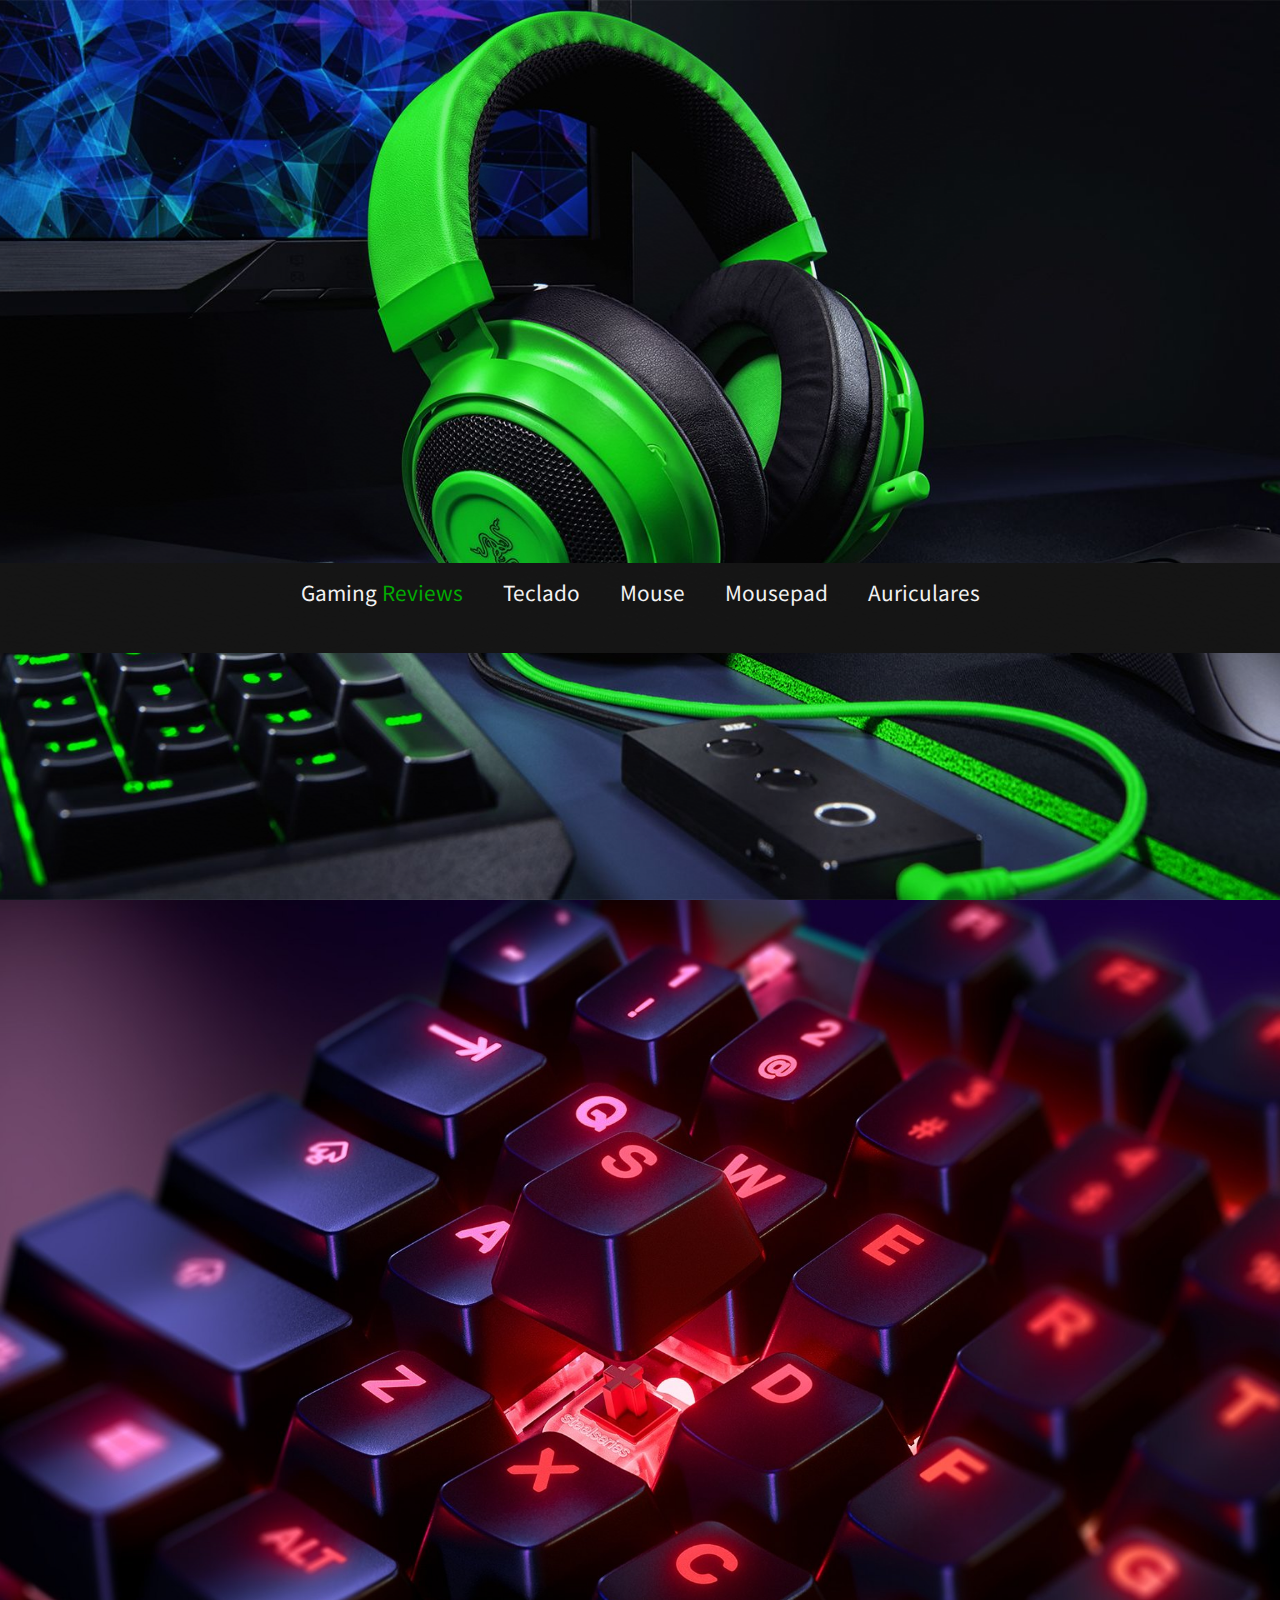
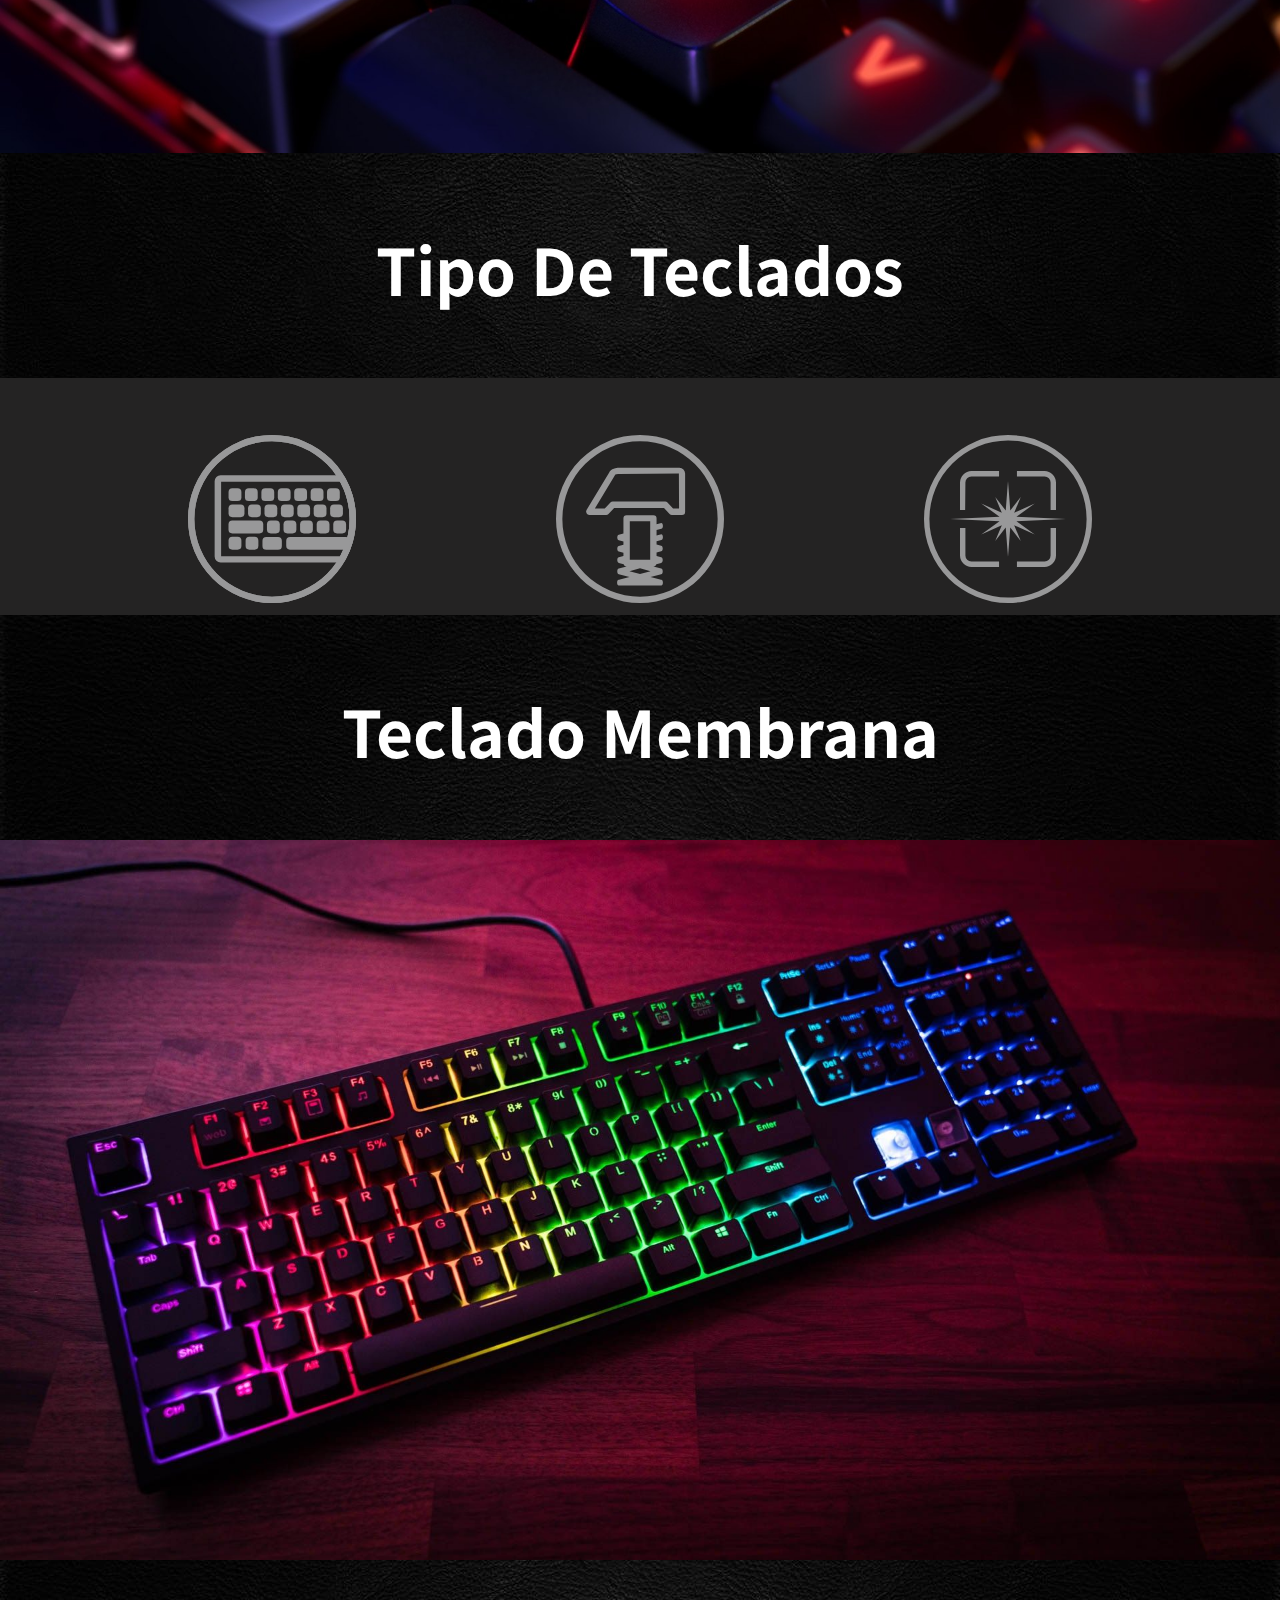
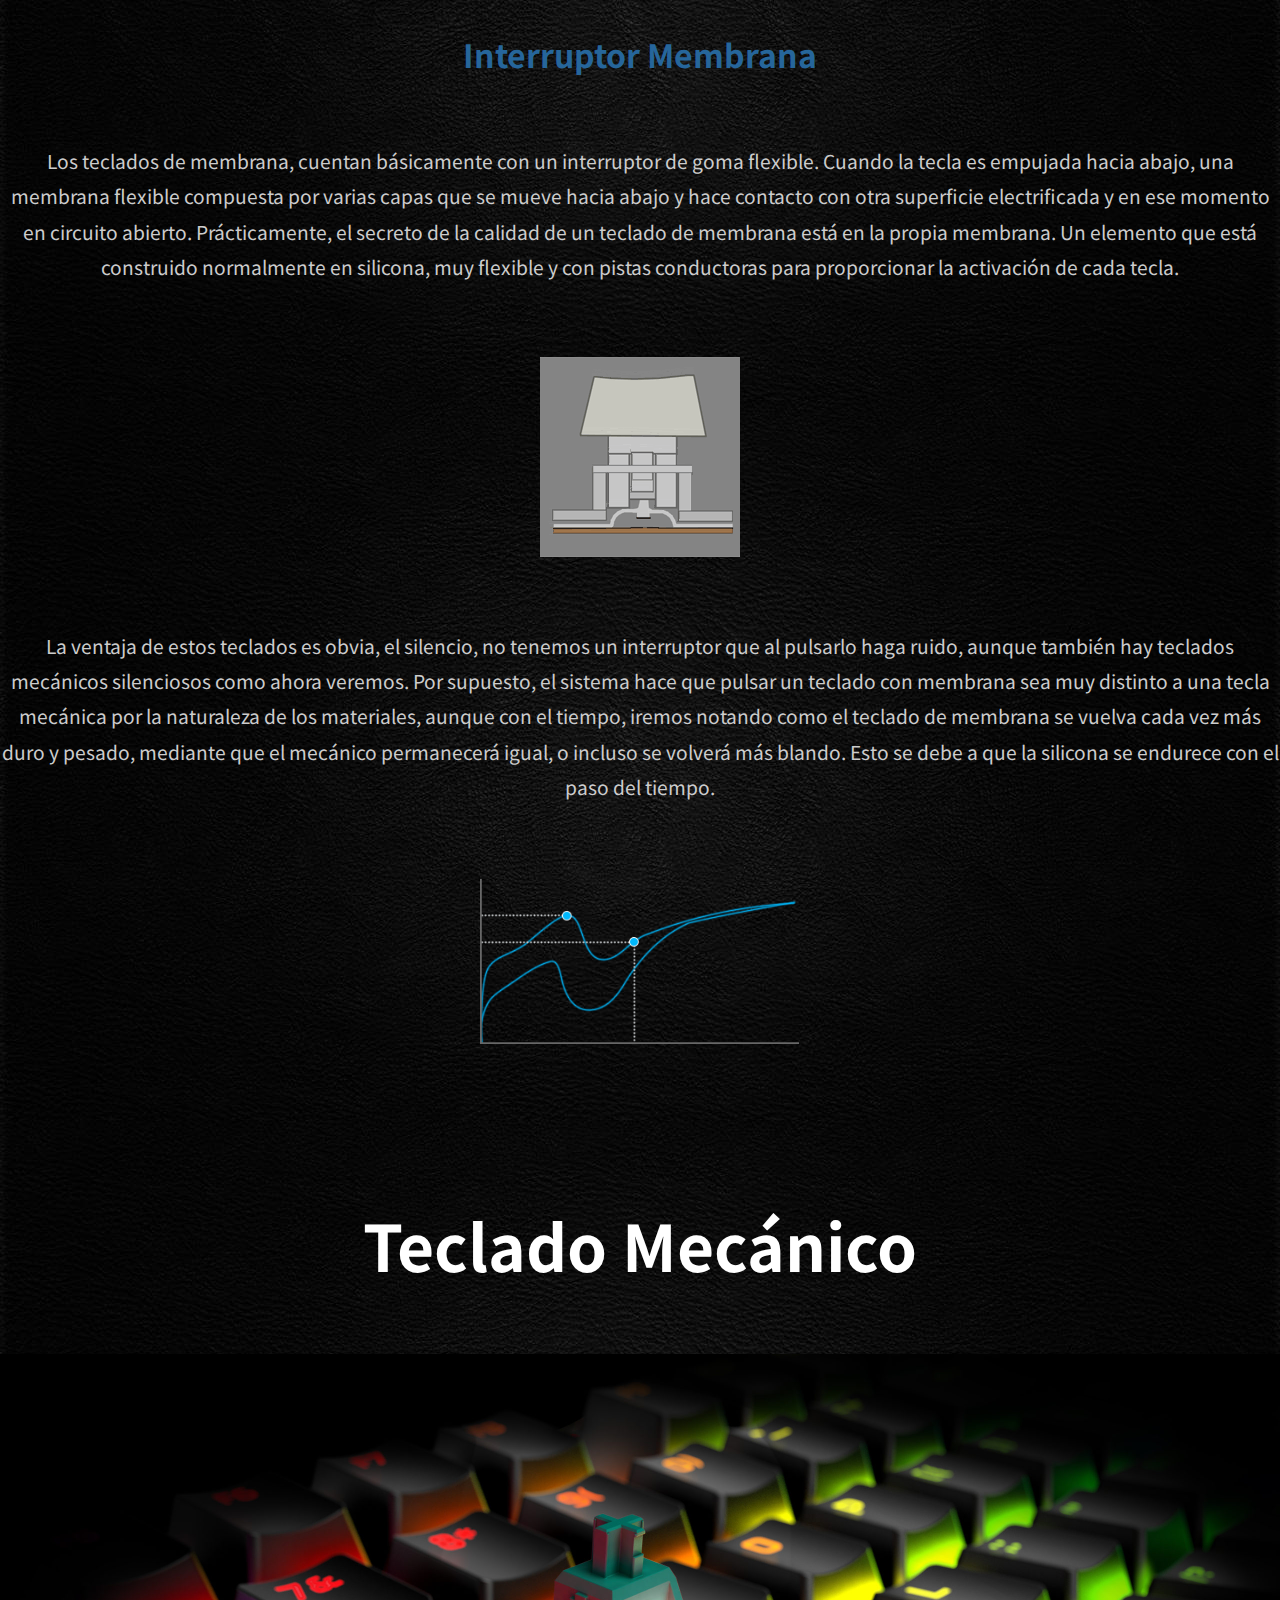
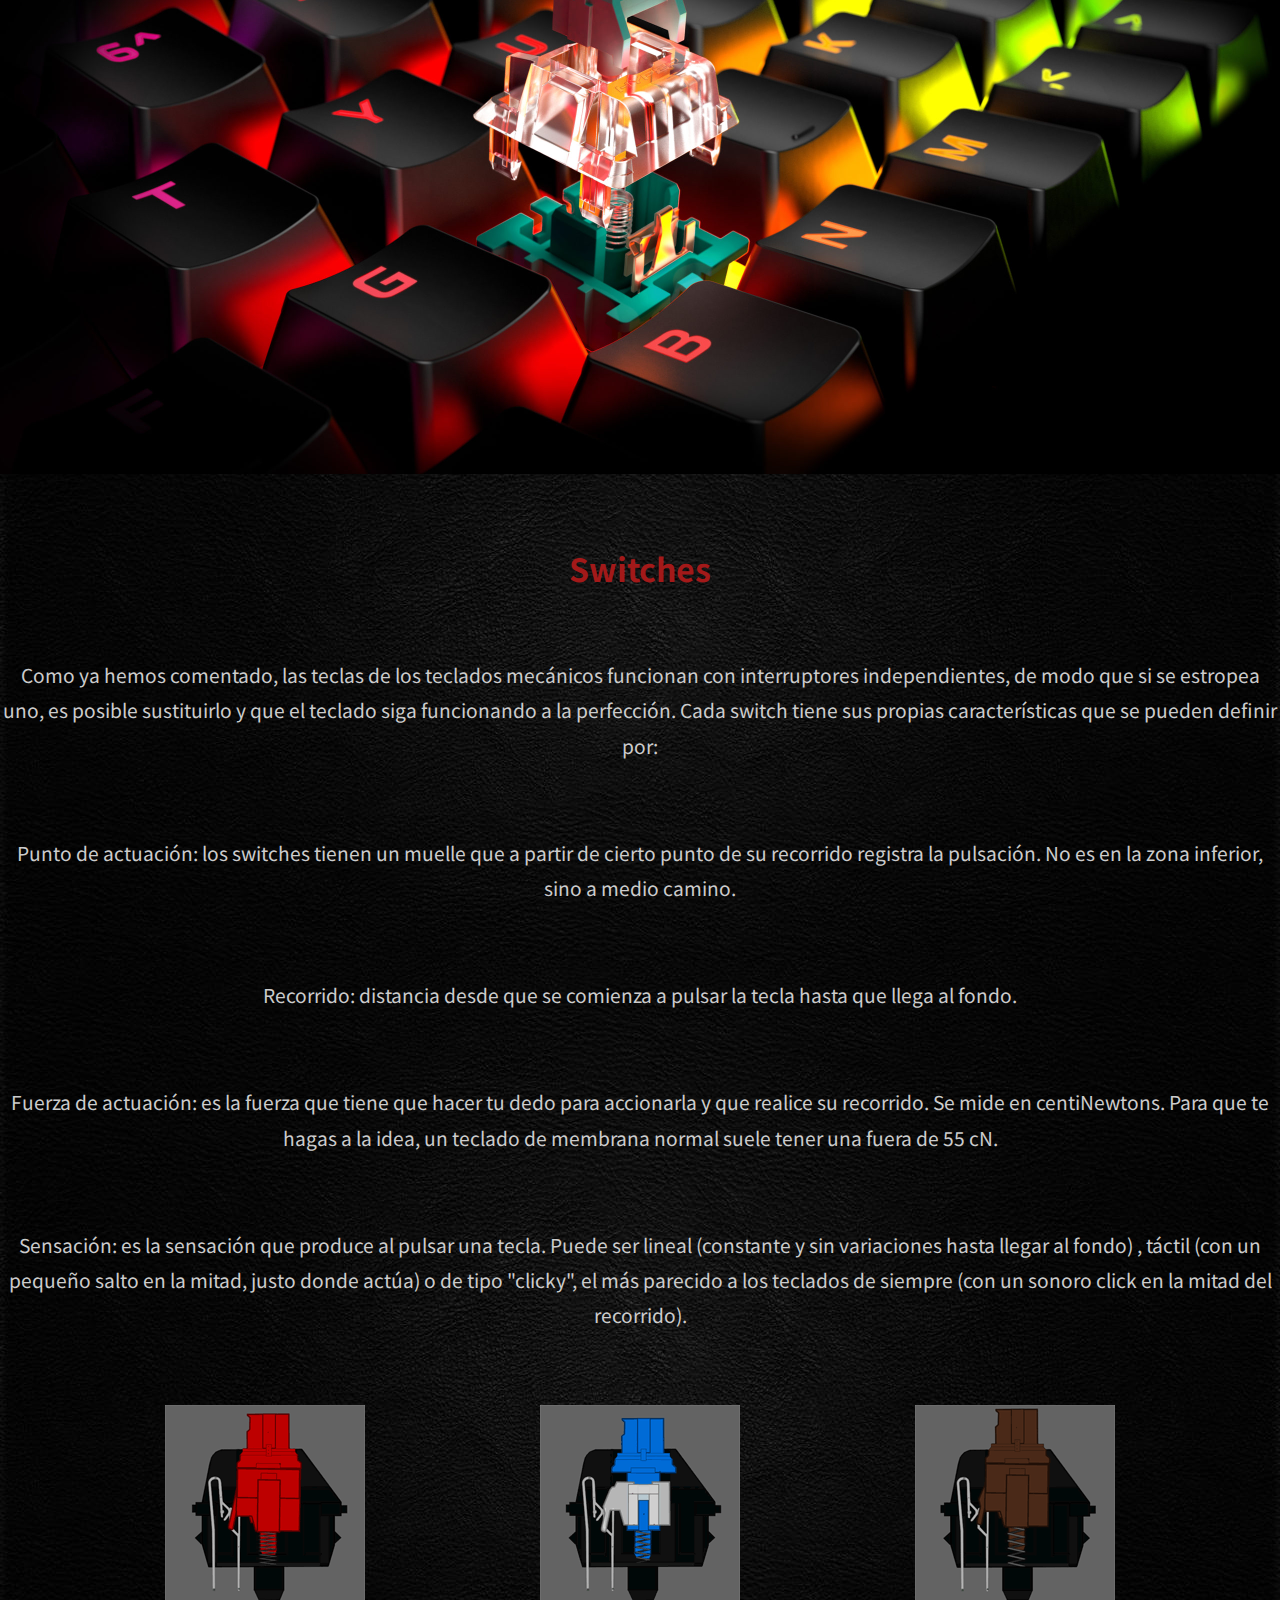
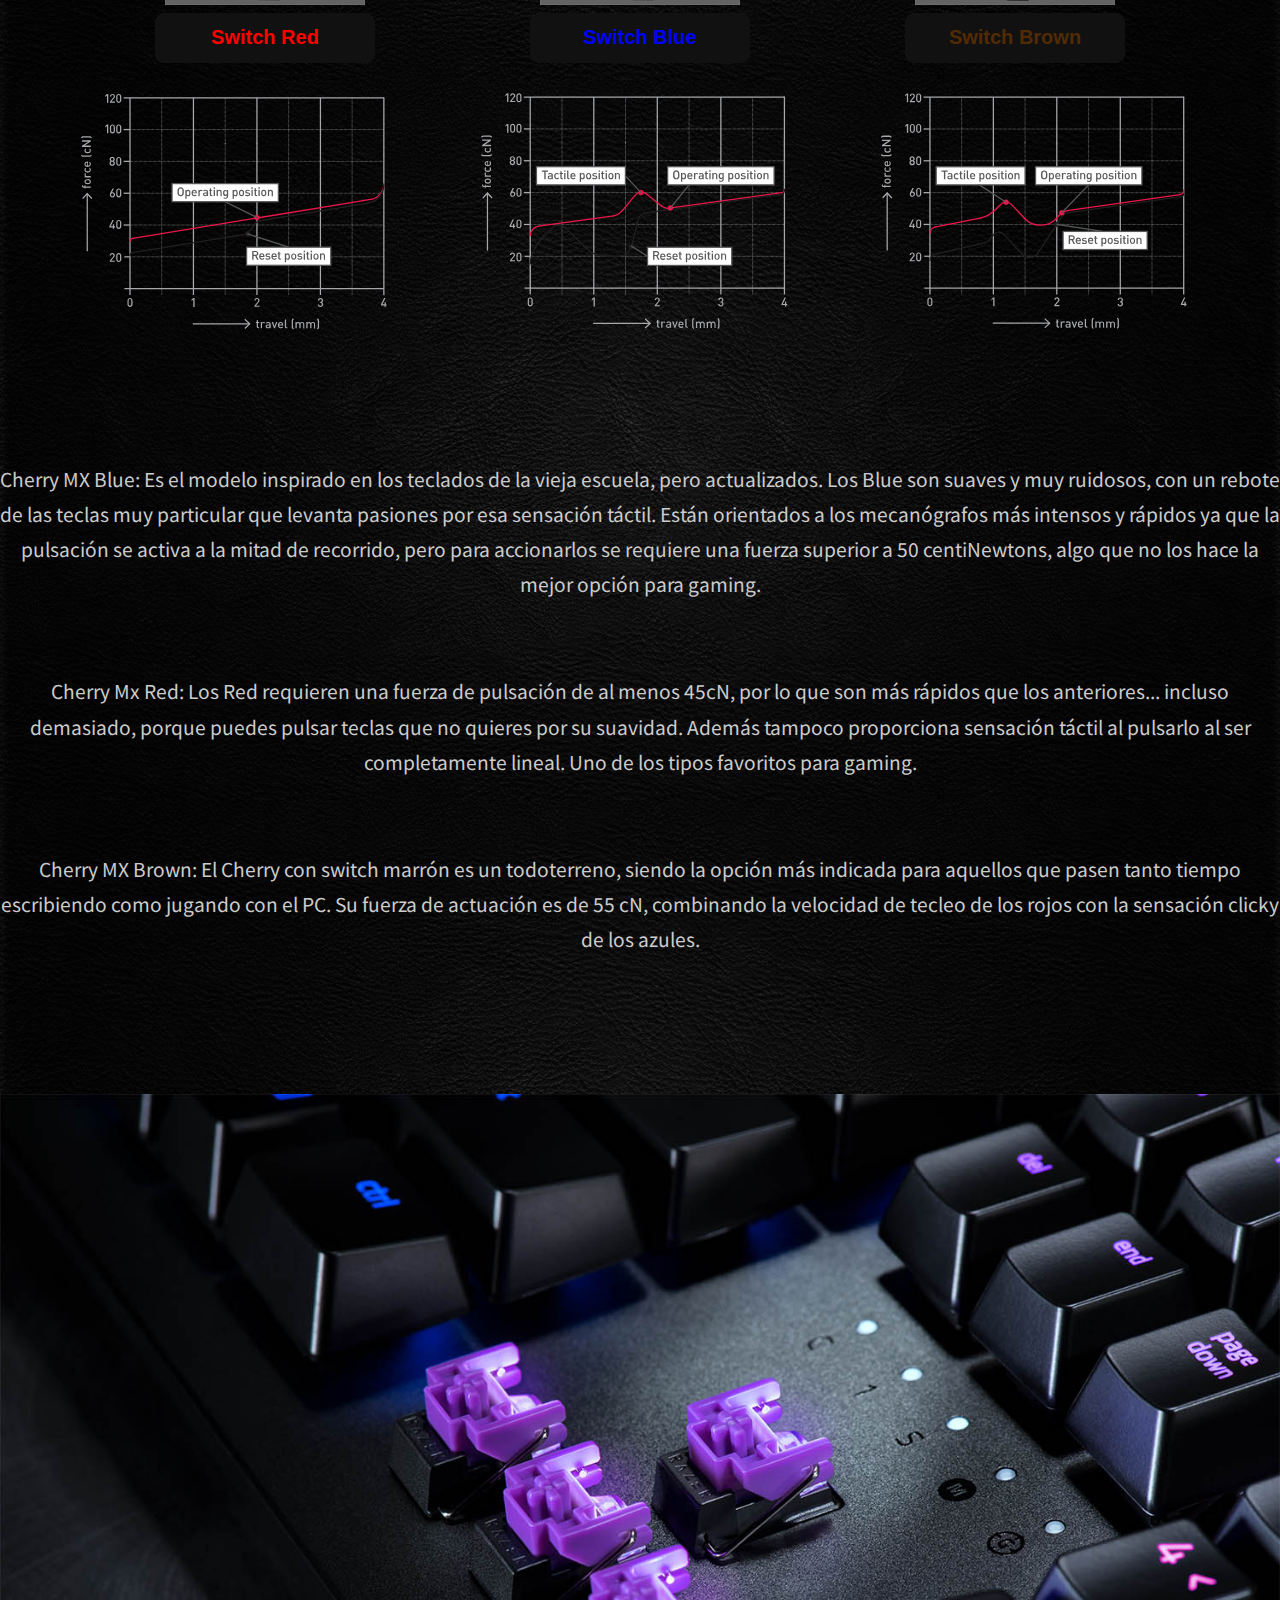
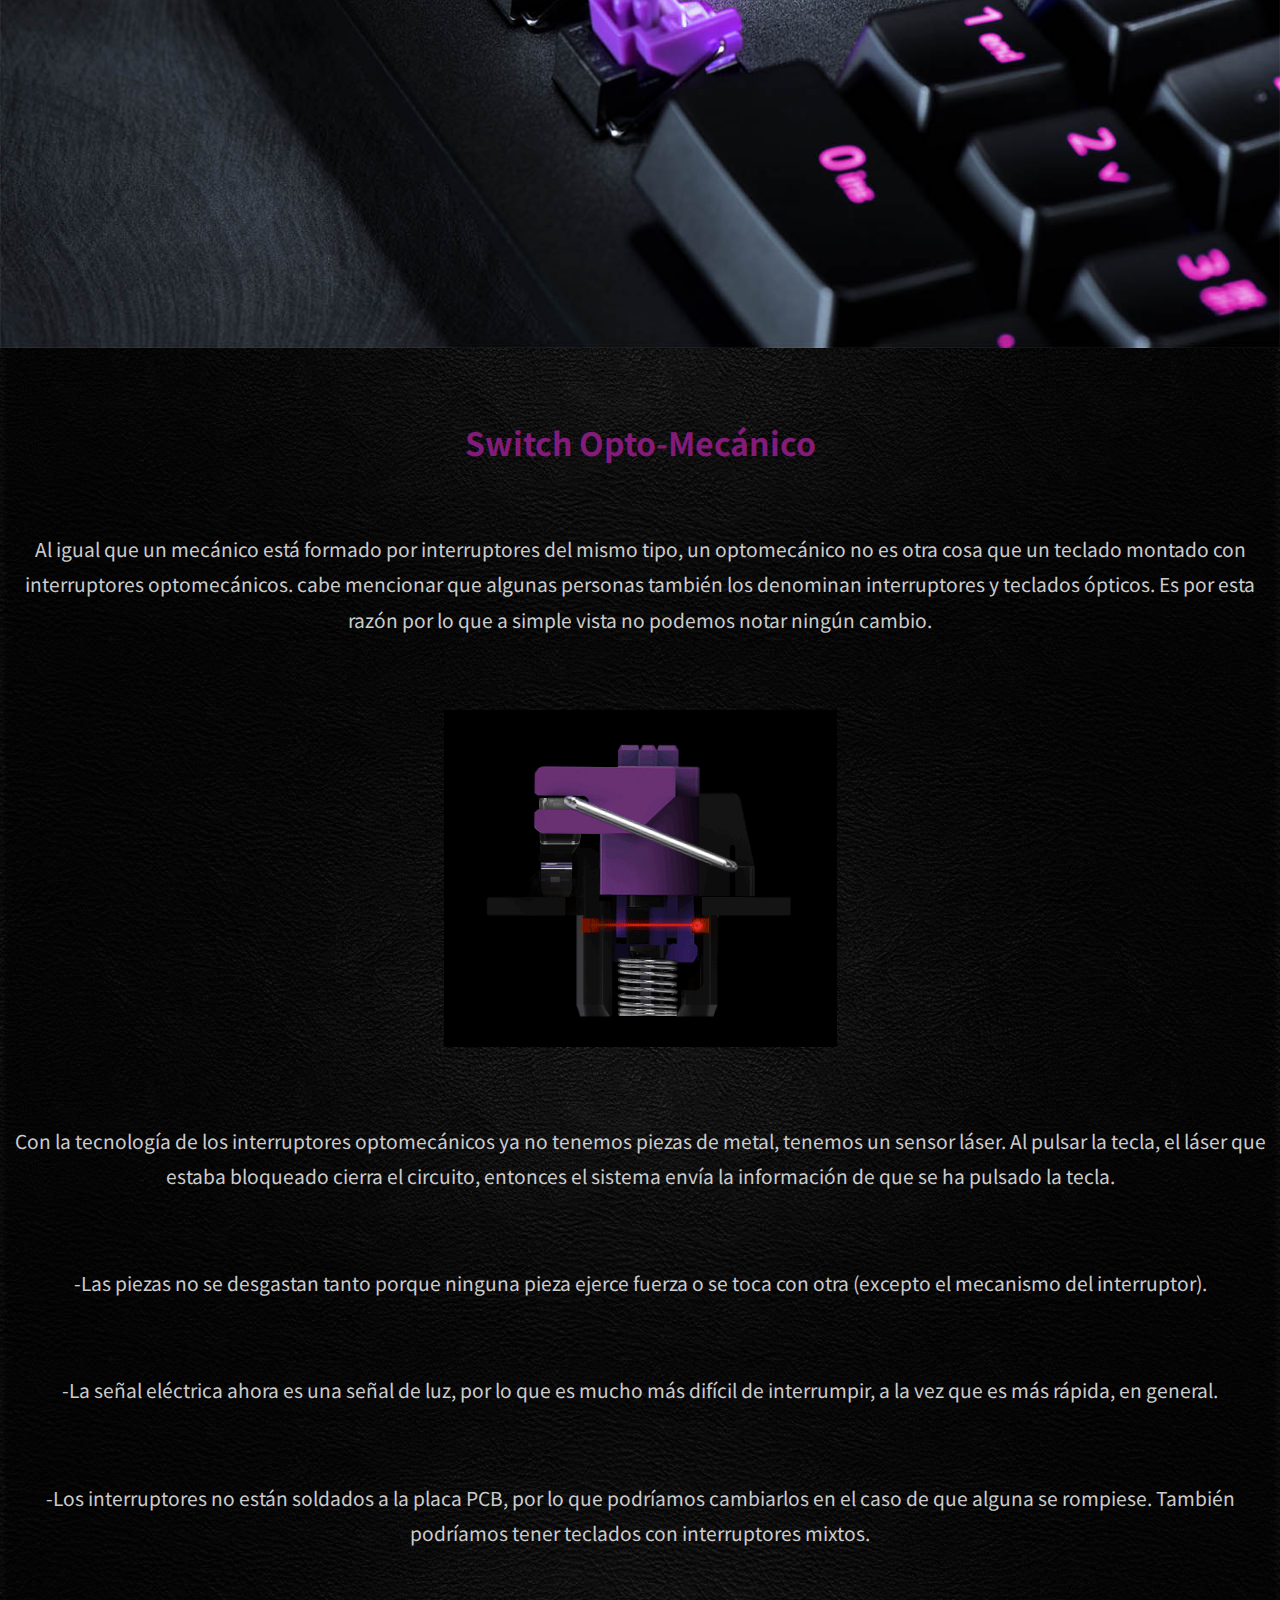
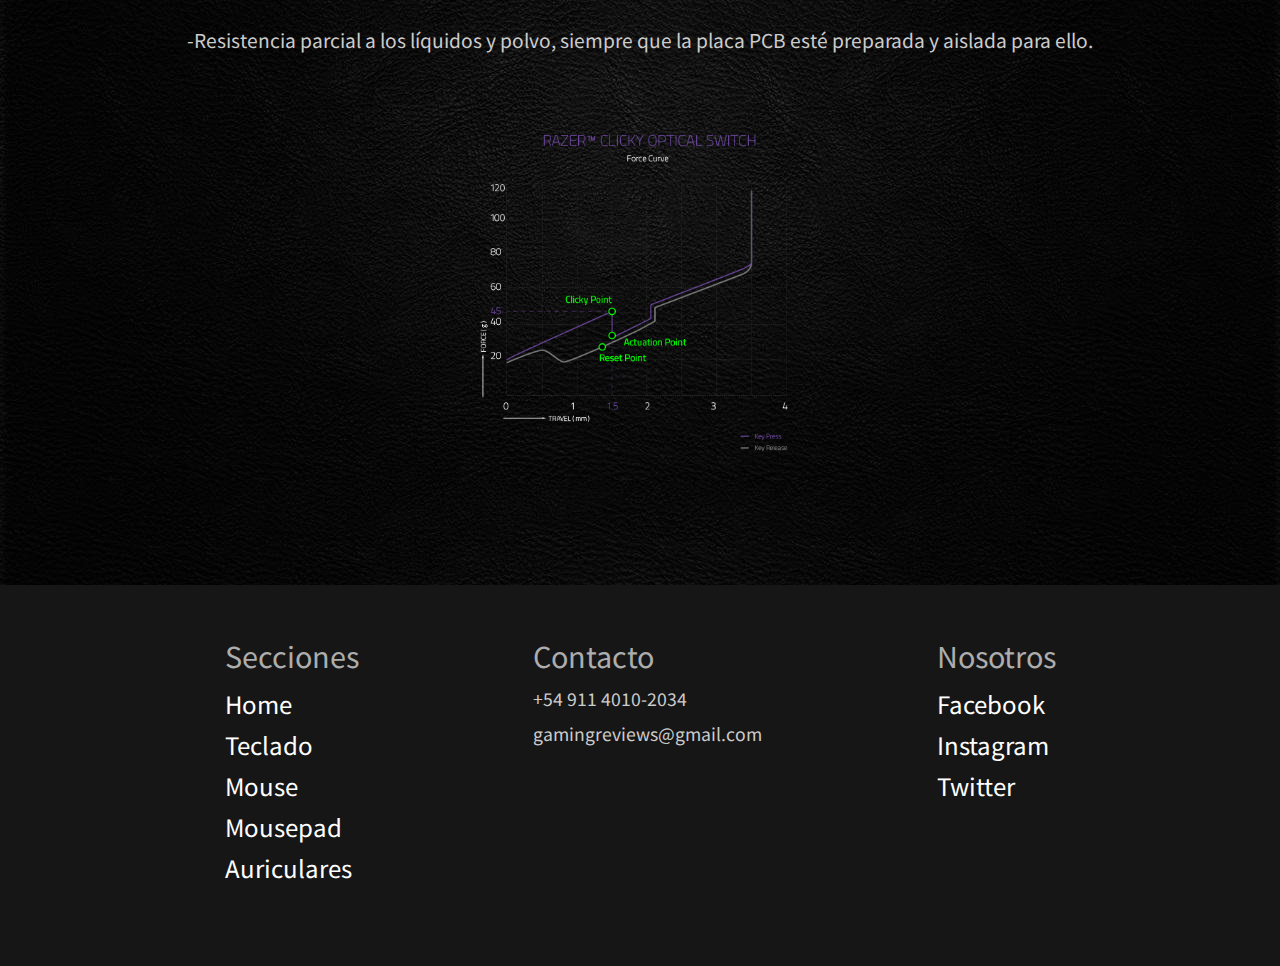
<file: teclado.html>
<!DOCTYPE html>
<html lang="en">
<head>
    <title>Gaming Reviews</title>
    <meta charset="UTF-8">
    <link rel="stylesheet" href="css/estilos.css" />
    <link rel="stylesheet" href="css/_estilos.css" /> 
    <link href="https://fonts.googleapis.com/css2?family=Noto+Sans+JP:wght@300;400;500;700;900&display=swap" rel="stylesheet" rel="stylesheet">
    <meta name="viewport" content="width=device-width, initial-scale=1">
    <meta name="keywords" content="Mouse,Teclado,Auriculares,Mousepad,Gaming,Hardware">
    <meta name="description" content="Información basada en todo lo que sea Hardware. Constantemente subimos reviews de lo ultimo del Hardware.">


</head>

<body>
    <header>
       <div class= "contenedor">

         <nav>
            <div class="navbar">
               <ul id="menu">
               <li id="titulo">
                  <a href="index.html"><span class="primera">Gaming <span class="segunda">Reviews</span></span></a>
               </li>

               <li>
                  <a href="teclado.html">Teclado</a>
               </li>

               <li>
                  <a href="mouse.html">Mouse</a>
               </li>

               <li>
                  <a href="mousepad.html">Mousepad</a>
               </li>

               <li>
                  <a href="auriculares.html">Auriculares</a>
               </li>

            </ul>   

            </div>
            
         </nav>
      </div>
    </header>

    <section id="intro"> 
        <div class="contenedor">
            <img src="img/buyimg_apex7tkl_002_switchred.jpg__1850x800_q100_crop-scale_optimize_subsampling-2.jpg">
            <div >
                <h2 class="hteclados">
                    Tipo De Teclados
                </h2>
            </div>
            
        </div>
    </section>
    
    <section id="tipos">
        <div class="contenedor">
            <ul>
                <li>
                    <a href="#membrana">
                        <img src="img/compact-keyboard.svg" ; alt="Icono teclado membrana" />
                    </a>
                </li>
                <li>
                    <a href="#mecanico">
                        <img src="img/mechanical-keyboard.svg" alt="Icono teclado mecánico" />
                    </a>
                  
                </li>
                <li>
                    <a href="#optomecanico">
                        <img src="img/optional-keyboard.svg" alt="Icono teclado opto-mecánico" />
                    </a>
                </li>
              </ul>
        </div>
    </section>

    <section id="membrana">
        <div class="contenedor">
            <div>
                 <h2 class="hteclados">Teclado Membrana</h2>
            </div>

            <img src="img/ff9e32e67b8b6d0e18f5613f52c94cc8.jpg">
            <div>
                <p id="pmembrana">Interruptor Membrana</p>
            </div>
            

            <div>
                <p>Los teclados de membrana, cuentan básicamente con un interruptor de goma flexible. Cuando la tecla es empujada hacia abajo, una membrana flexible compuesta por varias capas que se mueve hacia abajo y hace contacto con otra superficie electrificada y en ese momento en circuito abierto. 
                    Prácticamente, el secreto de la calidad de un teclado de membrana está en la propia membrana. Un elemento que está construido normalmente en silicona, muy flexible y con pistas conductoras para proporcionar la activación de cada tecla.
                </p>
        
            </div>
            <div class="switchesmembra">
                <ul>
                    <li>
                        <img src="img/white.gif" alt="switch membrana">
                    </li>
                  </ul>
            </div>
        </div>
       
     <div>
        <p>La ventaja de estos teclados es obvia, el silencio, no tenemos un interruptor que al pulsarlo haga ruido, aunque también hay teclados mecánicos silenciosos como ahora veremos. Por supuesto, el sistema hace que pulsar un teclado con membrana sea muy distinto a una tecla mecánica por la naturaleza de los materiales, aunque con el tiempo, iremos notando como el teclado de membrana se vuelva cada vez más duro y pesado, mediante que el mecánico permanecerá igual, o incluso se volverá más blando. Esto se debe a que la silicona se endurece con el paso del tiempo.
        </p>
        <div class="graphsmembra">
            <ul>
                <li>
                    <img src="img/tactile-graph.png" alt="grafico switch membrana">
                    
                </li>
            </ul>
     </div>

    </div>
        

    </section>

    <section id="mecanico">
        <div class="contenedor">
            <h2 class="hteclados">Teclado Mecánico</h2>
            <img src="img/HyperX_Aqua_Switch_2_blowout-scaled.jpg">
            <div>
                <p id="pmecanico">Switches</p>
            </div>
            <div>
                <p>
                    Como ya hemos comentado, las teclas de los teclados mecánicos funcionan con interruptores independientes, de modo que si se estropea uno, es posible sustituirlo y que el teclado siga funcionando a la perfección. Cada switch tiene sus propias características que se pueden definir por:
                    <ul><p>Punto de actuación: los switches tienen un muelle que a partir de cierto punto de su recorrido registra la pulsación. No es en la zona inferior, sino a medio camino.</p></ul>
                    <ul><p>Recorrido: distancia desde que se comienza a pulsar la tecla hasta que llega al fondo.</p></ul>
                    <ul><p>Fuerza de actuación: es la fuerza que tiene que hacer tu dedo para accionarla y que realice su recorrido. Se mide en centiNewtons. Para que te hagas a la idea, un teclado de membrana normal suele tener una fuera de 55 cN.</p></ul>
                    <ul><p>Sensación: es la sensación que produce al pulsar una tecla. Puede ser lineal (constante y sin variaciones hasta llegar al fondo) , táctil (con un pequeño salto en la mitad, justo donde actúa) o de tipo "clicky", el más parecido a los teclados de siempre (con un sonoro click en la mitad del recorrido).</p></ul>
                </p>
        
            </div>
            <div class="switchesmeca">
                <script>
                    function play(element){
                       var audio = document.getElementById(element);
                       audio.play();}
                </script>
                <ul>
                    <li>
                        <img id="rojo" src="img/Red.gif" alt="switch rojo">
                        <div id="switch">
                           
                            <button class="glow-on-hover" onclick="play('audio2')"><h2 id="hred">Switch Red</h2></button>
                            <audio id="audio2" src="audio/audio2.wav" ></audio>
                                
                        </div> 
                    </li>

                    <li>
                        
                        <img id="azul" src="img/Blue.gif" alt="switch azul" /> 
                        <div id="switch">
                            <button class="glow-on-hover" onclick="play('audio1')"><h2 id="hblue">Switch Blue</h2></button>
                            <audio id="audio1" src="audio/audio1.wav" ></audio>
                        </div> 
                   </li>

                   <li>
                        <img id="marron" src="img/Brown.gif" alt="switch marron" />  
                        <div id="switch">
                
                            <button class="glow-on-hover"  onclick="play('audio3')"><h2 id="hbrown">Switch Brown</h2></button>
                            <audio id="audio3" src="audio/audio3 (1).wav" ></audio>
                        </div> 
                   </li>
                  </ul>
            </div>
            <div class="graphs">
                <ul>
                    <li>
                        <img src="img/cherrymx-red-chart.svg" alt="grafico switch rojo">
                        
                    </li>

                    <li>
                        
                        <img src="img/cherrymx-blue-chart.svg" alt="grafico switch azul" />     
                   </li>

                   <li>
                        <img src="img/cherrymx-brown-chart.svg" alt="grafico switch marron" />  
                   </li>
                  </ul>
            </div>
            <div>
                <p>
                    <div id="infoswitch">
                        <ul>
                            <p>
                             Cherry MX Blue: Es el modelo inspirado en los teclados de la vieja escuela, pero actualizados. Los Blue son suaves y muy ruidosos, con un rebote de las teclas muy particular que levanta pasiones por esa sensación táctil. Están orientados a los mecanógrafos más intensos y rápidos ya que la pulsación se activa a la mitad de recorrido, pero para accionarlos se requiere una fuerza superior a 50 centiNewtons, algo que no los hace la mejor opción para gaming.
                            </p>
                        </ul>

                        <ul>
                            <p>
                             Cherry Mx Red: Los Red requieren una fuerza de pulsación de al menos 45cN, por lo que son más rápidos que los anteriores... incluso demasiado, porque puedes pulsar teclas que no quieres por su suavidad. Además tampoco proporciona sensación táctil al pulsarlo al ser completamente lineal. Uno de los tipos favoritos para gaming.
                            </p>
                        </ul>

                        <ul>
                            <p> 
                             Cherry MX Brown: El Cherry con switch marrón es un todoterreno, siendo la opción más indicada para aquellos que pasen tanto tiempo escribiendo como jugando con el PC. Su fuerza de actuación es de 55 cN, combinando la velocidad de tecleo de los rojos con la sensación clicky de los azules.
                            </p>
                        </ul>

                    </div>
                </p>

            </div>
            
    </section>

    <section id="optomecanico">
        <div class="contenedor">
            <img src="img/Razer-Huntsman-Elite-Featured-Image-Optical-Switches.jpg">
            <div>
                <p id="popto">Switch Opto-Mecánico</p>
            </div>
            <div>
                <p>Al igual que un mecánico está formado por interruptores del mismo tipo, un optomecánico no es otra cosa que un teclado montado con interruptores optomecánicos. cabe mencionar que algunas personas también los denominan interruptores y teclados ópticos. Es por esta razón por lo que a simple vista no podemos notar ningún cambio.
                </p>
                

            </div>
            
            <div class="switchesmeca">
                <ul>
                    <li>
                        <img src="img/Purple.gif" alt="switch opto-mecánico">
                    </li>
                </ul>      
        </div>
        <div>
            <p>Con la tecnología de los interruptores optomecánicos ya no tenemos piezas de metal, tenemos un sensor láser. Al pulsar la tecla, el láser que estaba bloqueado cierra el circuito, entonces el sistema envía la información de que se ha pulsado la tecla.</p>
        </div>
        <div>
            <ul><p>-Las piezas no se desgastan tanto porque ninguna pieza ejerce fuerza o se toca con otra (excepto el mecanismo del interruptor).</p></ul>
            <ul><p>-La señal eléctrica ahora es una señal de luz, por lo que es mucho más difícil de interrumpir, a la vez que es más rápida, en general.</p></ul>
            <ul><p>-Los interruptores no están soldados a la placa PCB, por lo que podríamos cambiarlos en el caso de que alguna se rompiese. También podríamos tener teclados con interruptores mixtos.</p></ul>
            <ul><p>-Resistencia parcial a los líquidos y polvo, siempre que la placa PCB esté preparada y aislada para ello.</p></ul>
        </div>
        </div>
        <div class="graphsopto">
            <ul>
                <li>
                    <img src="img/optical-graph2.png" alt="grafico switch opto-mecánico">
                    
                </li>
              </ul>
        </div>

        
    </section>
 
      
    <div class="footer">
        <div class="footer_menu">
           <div class="col_1">
              <div class="title">
                Secciones  
              </div>  
              <ul>
                <li><a href="index.html">Home</a></li>
                <li><a href="teclado.html">Teclado</a></li>
                <li><a href="mouse.html">Mouse</a></li>
                <li><a href="mousepad.html">Mousepad</a></li>
                <li><a href="auriculares.html">Auriculares</a></li>
              </ul>
           </div>
           <div class="col_2">
             <div class="title">
               Contacto
              </div>  
              <ul id="info">
                 <li>+54 911 4010-2034</li>
                 <li>gamingreviews@gmail.com</li>
              </ul>
              
           </div>
           <div class="col_3">
             <div class="title">
                Nosotros  
              </div>  
              <ul id="nosotros">
                 <li><a href="#">Facebook</a></li>
                 <li><a href="#">Instagram</a></li>
                 <li><a href="#">Twitter</a></li>              
              </ul >
           </div>
    </div>

   </body>

</html>
</file>
<file: css/estilos.css>
* {
  margin:0px;
  padding:0px;
  box-sizing:border-box;
  text-decoration: none;
  
 
  
}
html,body,img,figure{

  max-width: 1000%;
  overflow-x: hidden;
  

}

body {
  background-image: url("../img/fondo3.jpg");
 
}

html {
  font-family: 'Noto Sans JP', sans-serif;
}

li {
  list-style: none;
}

a {
  text-decoration: none;
}


a:hover {
 background-color: #111111;
}



section p {
  text-decoration: none;
  font-size: 1.2rem;
  font-weight:normal;
}
.copy {
background: rgb(53, 51, 53);

}

#pformulario {
font-size: 22px;
}



header{

background-image: url(../img/a66a278586d951be38e516976644f650.jpg);
background-repeat: no-repeat;
background-size: cover;
background-position: center;
min-height: 100vh;
opacity: 0.95;
}

header nav {
  padding-top: 2rem;
  
}
header .contenedor div {
  text-align: center;
}



h1 a {
  color: #fff;
  font-size: 2rem;
  font-weight: 700;
}


p{
  margin-top: 8vh;
  margin-bottom: 8vh;
  text-decoration: none;
  font-size: 1.5rem;
  font-weight: normal;
  line-height : 2.2rem;


}

.col-25 {
  width: 25%;
  margin-top: 6px;
}
  
.col-75 {
  width: 30%;
  margin-top: 30px;

}



#menu {

display: flex; 
justify-content: center; 
list-style-type: none;
height: 10%;
margin-top: 44%;

position: absolute;
padding: 0;
top:0;
bottom:0;
left:0;
right:0;;
}


.segunda  {
  color: #02b302;
}

#menu li a {
  display: block;
  color: white;
  text-align: center;
  padding: 14px 20px;
  text-decoration: none;
  font-size: 1.3rem;

  
  
}
#menu li a:hover {
  background-color: #242525;
  
}

.video {
  position: relative;
  padding-bottom: 56.25%;
  height: 0;
  overflow: hidden;
}
.video iframe {
  position: absolute;
  top:0;
  left: 0;
  width: 100%;
  height: 100%;
}

#hcontacto h2 {
  text-align: center;
  margin-top: 1%;
  margin-bottom: 2%;
  text-decoration: none;
  }
section {
width: 100%;
display: inline-block;
text-align: center;
font-weight: 700;
}

html,
body,
img,
figure {
  max-width: 100%
}
input[type=text], select, textarea{
  width: 100%;
  padding: 12px;
  border: 1px solid #ccc;
  border-radius: 4px;
  box-sizing: border-box;
  resize: vertical;
}
  
input[type=submit] {
  background-color: #282928;
  color: white;
  padding: 8px 24px;
  border: none;
  border-radius: 4px;
  cursor: pointer;
  margin-left: 40rem;
 
}
  

.col-25 {
  width: 25%;
  margin-top: 6px;
}
  
.col-75 {
  width: 30%;
  margin-top: 30px;
  margin-left:auto; 
  margin-right:auto;
  border-spacing: 5em;

}
  
.row:after {
  content: "";
  display: table;
  clear: both;
}
  
.footer{
padding: 50px;
}

.footer .footer_menu{
display: flex;
flex-direction: row; 
margin-bottom: 25px;
justify-content: space-evenly; 
}

.footer .footer_menu .title{
margin-bottom: 10px;
color: #adadad;
font-size: 1.8rem;
}
#pmembrana {
  color: #26669b;
  font-size: 2rem;
  font-weight: bold;
}

#pmecanico {
  color: #a31919;
  font-size: 2rem;
  font-weight: bold;
}

#popto {
  color: #831b7a;
  font-size: 2rem;
  font-weight: bold;
}

#pmcable {
  color: #3cd117;
  font-size: 2rem;
  font-weight: bold;
}

#pinalambrico {
  color: #299797;
  font-size: 2rem;
  font-weight: bold;
}

#pflexible {
  color: #3cd117;
  font-size: 2rem;
  font-weight: bold;
}

#prigido {
  color:#a31919;
  font-size: 2rem;
  font-weight: bold;
}

#pacable {
  color: #3cd117;
  font-size: 2rem;
  font-weight: bold;
}

#pbluetooth {
  color: #3cd117;
  font-size: 2rem;
  font-weight: bold;
}


#contacto h2 {
  margin-top: 4%;
  margin-bottom: 7%;
  font-size: 3rem;
  color: #ccc;
}

.footer .footer_menu ul li a{
display: block;
margin-bottom: 6px;
color: #fff;
text-decoration: none;
font-size: 1.5rem;
}

.footer .footer_menu ul li a:hover{
text-decoration: none;
}

#hcontacto {
  margin-top: 10%;
  margin-bottom: -2%;
}

#btnindex { 
  margin-bottom: 5%;
}

#info li {
color: #ccc;
font-size: 1.1rem;
margin: 10px 0;
}

#intro  div  img div h2{
  background-color: white;
  padding: 0%;
  margin: 0%;
}


#tipos {
background: #242323;

}

#tipos ul {
display: flex;
flex-wrap: wrap;
justify-content: space-evenly;
margin-top: 3.5%;
}
#tipos ul li {
line-height: 0;
width: 15%;
}

#mecanico {
  margin-top : 5%;
  margin-bottom: 5%;
}

#mecanico .contenedor h2 img {
  margin-bottom: 100%;

}

.switchesmeca .contenedor h2 img p {
  margin-top: 10%;
  margin-bottom: 10%;
}

.switchesmeca ul {
  display: flex;
  flex-wrap: wrap;
  justify-content: space-evenly;
  margin-top: 3.5%;
}
.switchesopto ul li {
  line-height: 0;
  
}

.switchesmembra .contenedor h2 img p {
  margin-top: 10%;
  margin-bottom: 10%;
}

.switchesmembra ul {
  display: flex;
  flex-wrap: wrap;
  justify-content: space-evenly;
  margin-top: 3.5%;
}
.switchesmembra ul li {
  line-height: 0;
  
}


#switch {
  font-size: 1rem;
  margin-top: 1%;
}

#switch button {
  
  background-color: rgb(36, 35, 35);
}

.glow-on-hover {
  width: 220px;
  height: 50px;
  border: none;
  outline: none;
  color: #fff;
  background: #111;
  cursor: pointer;
  position: relative;
  z-index: 0;
  border-radius: 10px;
}

.glow-on-hover:before {
  content: '';
  background: linear-gradient(45deg, #ff0000, #ff7300, #fffb00, #48ff00, #00ffd5, #002bff, #7a00ff, #ff00c8, #ff0000);
  position: absolute;
  top: -2px;
  left:-2px;
  background-size: 400%;
  z-index: -1;
  filter: blur(5px);
  width: calc(100% + 4px);
  height: calc(100% + 4px);
  animation: glowing 20s linear infinite;
  opacity: 0;
  transition: opacity .3s ease-in-out;
  border-radius: 10px;
}

.glow-on-hover:active {
  color: #000
}

.glow-on-hover:active:after {
  background: transparent;
}

.glow-on-hover:hover:before {
  opacity: 1;
}

.glow-on-hover:after {
  z-index: -1;
  content: '';
  position: absolute;
  width: 100%;
  height: 100%;
  background: #111;
  left: 0;
  top: 0;
  border-radius: 10px;
}

@keyframes glowing {
  0% { background-position: 0 0; }
  50% { background-position: 400% 0; }
  100% { background-position: 0 0; }
}

#hred {
 color: red;
}

#hblue{
  color: blue;
}

#hbrown{
  color: #522b04;
}

#switchopto {
  font-size: 1rem;
 margin-bottom: 10%;
}
#switchmembra {
  font-size: 1rem;
 margin-top: 12%;
}

.graphsmembra ul {
  display: flex;
  flex-wrap: wrap;
  justify-content: space-evenly;
  margin-top: 2%;
  margin-bottom: 2%;
}

.graphsmembra ul li {
  line-height: 0;
  width: 25%;
}
  
  
.graphsmembra ul li img {
  width: 100%;
}

.graphs ul {
  display: flex;
  flex-wrap: wrap;
  justify-content: space-evenly;
  margin-top: 2%;
  margin-bottom: 10%;
}

.graphs ul li {
  line-height: 0;
  width: 25%;
}
  
  
.graphs ul li img {
  width: 100%;
}

.graphsopto ul {
  display: flex;
  flex-wrap: wrap;
  justify-content: space-evenly;
  margin-top: 2%;
  margin-bottom: 10%;
}

.graphsopto ul li {
  line-height: 0;
  width: 25%;
}

.graphsblue ul {
  display: flex;
  flex-wrap: wrap;
  justify-content: space-evenly;
  margin-top: 2%;
  margin-bottom: 2%;
}

.graphsblue ul li {
  line-height: 0;
  width: 25%;
}
  
  
.graphsblue ul li img {
  width: 100%;
}
  
  
.graphscable ul {
  display: flex;
  flex-wrap: wrap;
  justify-content: space-evenly;
  margin-top: 2%;
  margin-bottom: 2%;
}

.graphscable ul li {
  line-height: 0;
  width: 25%;
}
  
  
.graphscable ul li img {
  width: 100%;
}

.hteclados {
  font-size:  4rem;
  margin-bottom: 5%;
  margin-top: 5%;
}

.hmouse {
  font-size:  4rem;
  margin-bottom: 5%;
  margin-top: 5%;
}

.hpad {
  font-size:  4rem;
  margin-bottom: 5%;
  margin-top: 5%;
}

.hauriculares {
  font-size:  4rem;
  margin-bottom: 5%;
  margin-top: 5%;
}



.video {
  position: relative;
  padding-bottom: 56.25%;
  height: 0;
  overflow: hidden;
  margin-top: 2%;
  margin-bottom: 1%;
  background-color: #1a1919;
}
.video iframe {
  position: absolute;
  top:0;
  left: 0;
  width: 100%;
  height: 100%;
}

#slider {
   margin: 0 auto;
   width: 800px;
   max-width: 100%;
   text-align: center;
}
#slider input[type=radio] {
   display: none;
}
#slider label {
   cursor:pointer;
   text-decoration: none;
}
#slides {
   padding: 10px;
   border: 3px solid rgb(46, 45, 45);
   background:#02b302;
   position: relative;
   z-index: 1;
}
#overflow {
   width: 100%;
   overflow: hidden;
}
#slide1:checked ~ #slides .inner {
   margin-left: 0;
}
#slide2:checked ~ #slides .inner {
   margin-left: -100%;
}
#slide3:checked ~ #slides .inner {
   margin-left: -200%;
}
#slide4:checked ~ #slides .inner {
   margin-left: -300%;
}
#slides .inner {
   transition: margin-left 800ms cubic-bezier(0.770, 0.000, 0.175, 1.000);
   width: 400%;
   line-height: 0;
   height: 400px;
}
#slides .slide {
   width: 25%;
   float:left;
   display: flex;
   justify-content: center;
   align-items: center;
   height: 100%;
   color: rgb(44, 42, 42);
}

#controls {
   margin: -180px 0 0 0;
   width: 100%;
   height: 50px;
   z-index: 3;
   position: relative;
}
#controls label {
   transition: opacity 0.2s ease-out;
   display: none;
   width: 50px;
   height: 50px;
   opacity: .4;
}
#controls label:hover {
   opacity: 1;
}
#slide1:checked ~ #controls label:nth-child(2),
#slide2:checked ~ #controls label:nth-child(3),
#slide3:checked ~ #controls label:nth-child(4),
#slide4:checked ~ #controls label:nth-child(1) {
   background: url(../img/is-greater-than-svgrepo-com.svg) no-repeat;
   float:right;
   display: block;
   
}
#slide1:checked ~ #controls label:nth-last-child(1),
#slide2:checked ~ #controls label:nth-last-child(4),
#slide3:checked ~ #controls label:nth-last-child(3),
#slide4:checked ~ #controls label:nth-last-child(2) {
   background: url(../img/is-less-than-svgrepo-com.svg) no-repeat;

   float:left;
   display: block;
  
}
#bullets {
    margin-right: 20%;
    margin-bottom: 5%;
   text-align: center;
}

#bullets label {
   display: inline-block;
   width: 10px;
   height: 10px;
   border-radius:100%;
   background: rgb(255, 255, 255);
   margin: 0 10px;
}
#slide1:checked ~ #bullets label:nth-child(1),
#slide2:checked ~ #bullets label:nth-child(2),
#slide3:checked ~ #bullets label:nth-child(3),
#slide4:checked ~ #bullets label:nth-child(4) {
   background: #444;
}



@media (max-width: 768px) {
  .graphs ul li img {
    width: 500%;
  }

 #bullets label {
    display: inline-block;
    width: 30px;
    height: 30px;
    border-radius:100%;
    background: rgb(255, 255, 255);
    margin: 0 10px;
  }
 #btnindex {
   margin-left: 60%;
   width: 20%;
   padding: 1%;
 }



  #bullets {
    margin-right: 2%;
    margin-bottom: 5%;
   text-align: center;
  }
  #overflow {
    width: 100%;
    overflow: hidden;
  }
  #slides {
    padding: 2px;
    border: 5px solid rgb(46, 45, 45);
    background:#02b302;
    position: relative;
    z-index: 1;
 }

  
  #hred{
    font-size: 1rem;
  }
  #hblue{
    font-size: 1rem;
  }
  #hbrown{
    font-size: 1rem;
  }
  .glow-on-hover {
    width: 110px;
    height: 25px;
    
  }
  #rojo {
    width: 100px;
  }
  #azul {
    width: 100px;
    font-size: 0.1rem;

  }
  #marron {
    width: 100px;
    font-size: 0.1rem;

  }

  .hteclados {
    font-size:  2rem;
    margin-bottom: 5%;
    margin-top: 5%;
  }
  
  .hmouse {
    font-size:  2rem;
    margin-bottom: 5%;
    margin-top: 5%;
  }
  
  .hpad {
    font-size:  2rem;
    margin-bottom: 5%;
    margin-top: 5%;
  }
  
  .hauriculares {
    font-size:  2rem;
    margin-bottom: 5%;
    margin-top: 5%;
  }
  section p {
    text-decoration: none;
    font-size: 0.9rem;
    font-weight:normal;
  }

  #menu {
    position: absolute;
    display: flex; 
    justify-content: center; 
    list-style-type: none;
    height: 8%;
    margin-top: 161%;
    
    padding: 0;
    top:0;
    bottom:0;
    left:0;
    right:0;;
  }
    
    
    .segunda  {
      color: #02b302;
    }
    
    #menu li a {
      display: block;
      color: white;
      text-align: center;
      padding: 2px 8px;
      text-decoration: none;
      font-size: 0.8rem;
    
      
      
    }
    #menu li a:hover {
      background-color: #242525;
      
    }
    #slides .inner {
   transition: margin-left 800ms cubic-bezier(0.770, 0.000, 0.175, 1.000);
   width: 400%;
   line-height: 0;
   height: 220px;
  }
  #slides .slide {
   width: 25%;
   float:left;
   display: flex;
   justify-content: center;
   align-items: center;
   height: 100%;
   color: rgb(44, 42, 42);
  }
  #controls {
   margin: 0 0 0 0;
   width: 80%;
   height: 50px;
   z-index: 3;
   
  }
  #controls label {
   transition: opacity 0.2s ease-out;
   display: none;
   width: 30px;
   height: 30px;
   opacity: .4;
   
  }
  #slides {
  max-width: calc(100% - 140px);
  margin: 0 auto;
    
  
}
#slide4:checked ~ #controls label:nth-last-child(2) {
  background: url(../img/is-less-than-svgrepo-com.svg) no-repeat;
  float:left;
  margin: 0 0 0 0;

}
.footer{
  padding: 50px;
  }
  
  .footer .footer_menu{
  display: flex;
  flex-direction: row; 
  margin-bottom: 25px;
  justify-content: space-evenly; 
  }
  
  .footer .footer_menu .title{
  margin-bottom: 10px;
  color: #adadad;
  font-size: 0.8rem;
  }
  
  #contacto h2 {
    margin-top: 4%;
    margin-bottom: 7%;
    font-size: 1.2rem;
    color: #ccc;
  }
  
  .footer .footer_menu ul li a{
  display: block;
  margin-bottom: 6px;
  color: #fff;
  text-decoration: none;
  font-size: 0.7rem;
  }
  
  .footer .footer_menu ul li a:hover{
  text-decoration: none;
  }
  #info li {
    color: #ccc;
    font-size: 0.5rem;
    margin: 10px 0;
    }
    .col-25, .col-75, input[type=submit] {
      width: 60%;
      margin-top: 0;    
      margin-bottom: 20px;
  
    }
   
}
</file>
<file: css/_estilos.css>
section p {
  color: #ccc;
}

#switch button {
  color: #242323;
}

#menu {
  background-color: #161616;
}

h1, h2 {
  color: #fff;
}

.footer {
  background-color: #161616;
}

#tipos ul li img {
  height: width;
  width: height;
}
</file>
